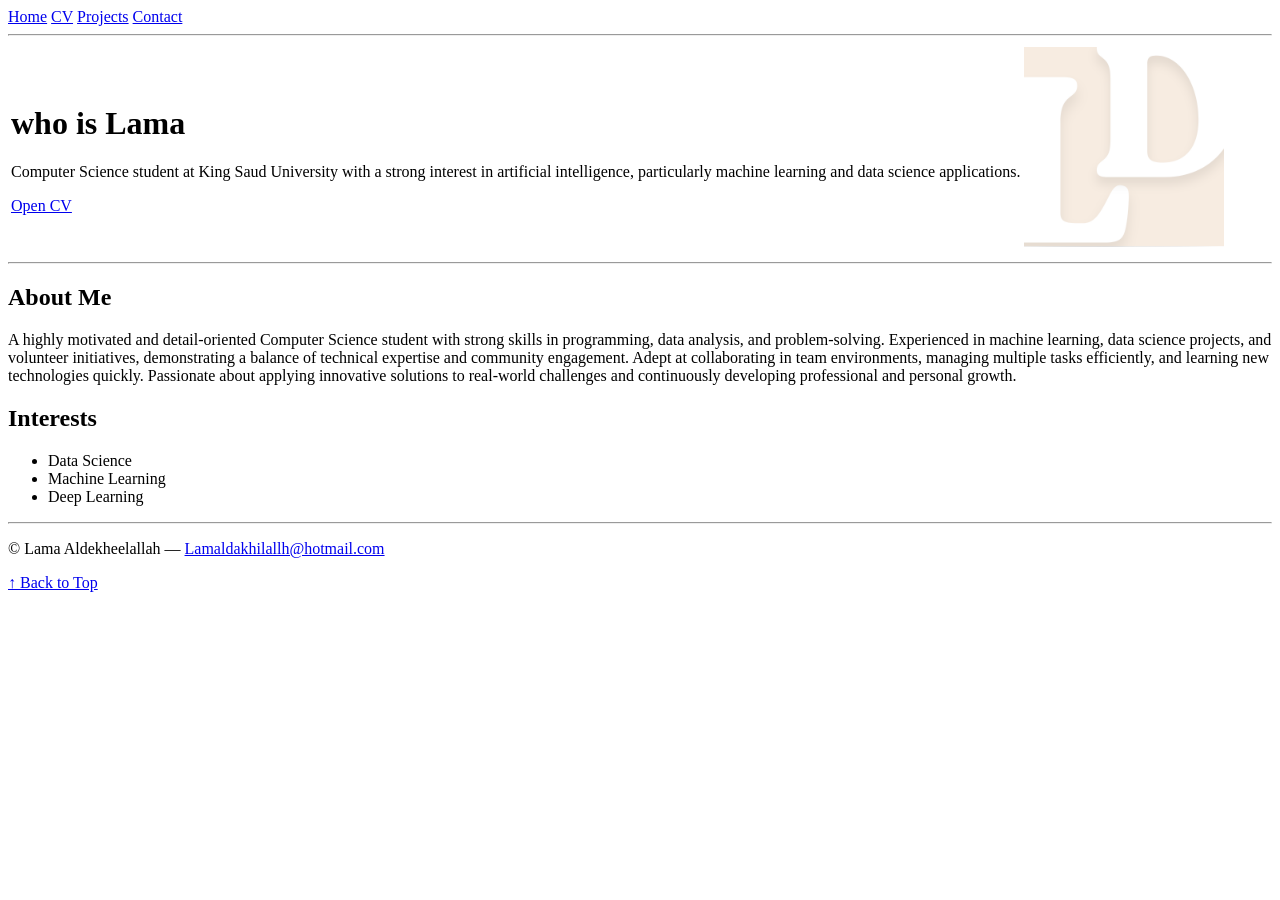
<file: index.html>
<!DOCTYPE html>
<html lang="en">
<head>
  <meta charset="UTF-8" />
  <meta name="viewport" content="width=device-width, initial-scale=1.0" />
  <title>Lama-Home</title>
</head>
<body id="top">
 <header role="banner">
  <nav role="navigation" aria-label="Main navigation">
    <a href="index.html">Home</a>
    <a href="cv.html">CV</a>
    <a href="projects.html">Projects</a>
    <a href="contact.html">Contact</a>
  </nav>

  <hr>
  <table>
    <tr>
      <td>
        <h1>who is Lama</h1>
        <p>Computer Science student at King Saud University with a strong interest in artificial intelligence, particularly machine learning and data science applications.</p>
        <a href="cv.html">Open CV</a>
      </td>
      <td>
        <img src="logo.jpg" alt="Lama logo" width="200" height="200" />
      </td>
   </tr>
 </table>
</header>
<hr>

  <main role="main">
    <h2>About Me</h2>
    <p>A highly motivated and detail-oriented Computer Science student with strong skills in programming, data analysis, and problem-solving. 
        Experienced in machine learning, data science projects, and volunteer initiatives, demonstrating a balance of technical expertise and community engagement. 
        Adept at collaborating in team environments, managing multiple tasks efficiently, and learning new technologies quickly. Passionate about applying innovative 
        solutions to real-world challenges and continuously developing professional and personal growth.</p>

    <h2>Interests</h2>
    <ul>
      <li>Data Science</li>
      <li>Machine Learning</li>
      <li>Deep Learning</li>
    </ul>
  </main>

  <hr>

  <footer role="contentinfo">
    <p>© Lama Aldekheelallah — <a href="mailto:Lamaldakhilallh@hotmail.com">Lamaldakhilallh@hotmail.com</a></p>
    <p><a href="#top">↑ Back to Top</a></p>
  </footer>

</body>
</html>
</file>
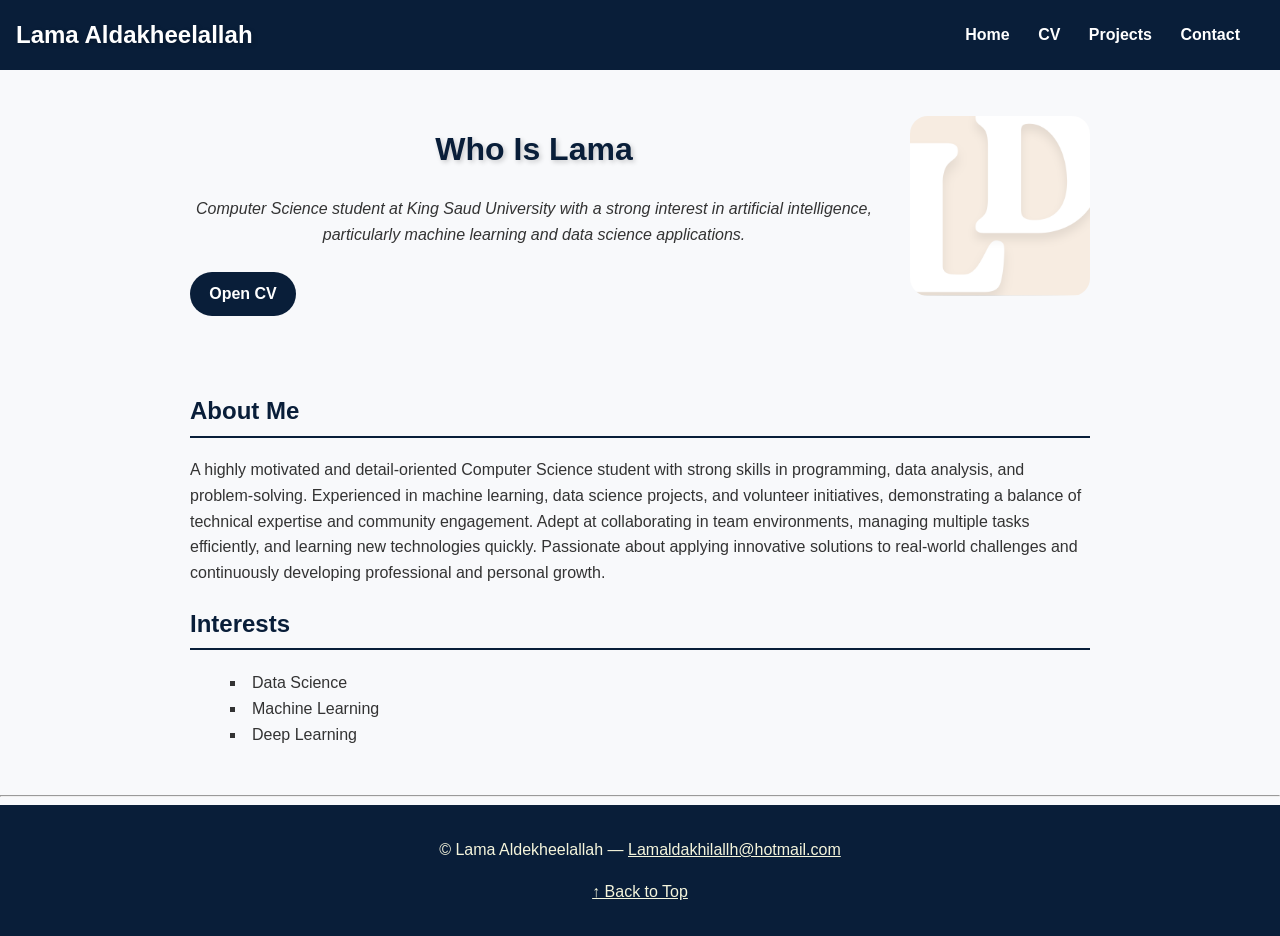
<file: hw3/index.html>
<!DOCTYPE html>
<html lang="en">
<head>
  <meta charset="UTF-8" />
  <meta name="viewport" content="width=device-width, initial-scale=1.0" />
  <title>Lama-Home</title>
  <link rel="stylesheet" href="styles.css">
</head>
<body id="top">

 <header role="banner">

  <h1 class="site-title">Lama Aldakheelallah</h1>

  <nav role="navigation" aria-label="Main navigation">
    <a href="index.html">Home</a>
    <a href="cv.html">CV</a>
    <a href="projects.html">Projects</a>
    <a href="contact.html">Contact</a>
  </nav>
</header>

  <div class="lama">
  <div class="lama-text">
    <h1>Who is Lama</h1>
    <p id="intro">Computer Science student at King Saud University with a strong interest in artificial intelligence, particularly machine learning and data science applications.</p>
    <a href="cv.html" class="btn">Open CV</a>
  </div>

  <div class="lama-image">
    <img src="logo.jpg" alt="Lama logo">
  </div>
</div>


  <main role="main">
    <h2>About Me</h2>
    <p>A highly motivated and detail-oriented Computer Science student with strong skills in programming, data analysis, and problem-solving. 
        Experienced in machine learning, data science projects, and volunteer initiatives, demonstrating a balance of technical expertise and community engagement. 
        Adept at collaborating in team environments, managing multiple tasks efficiently, and learning new technologies quickly. Passionate about applying innovative 
        solutions to real-world challenges and continuously developing professional and personal growth.</p>

    <h2>Interests</h2>
    <ul>
      <li>Data Science</li>
      <li>Machine Learning</li>
      <li>Deep Learning</li>
    </ul>
  </main>

  <hr>

  <footer role="contentinfo">
    <p>© Lama Aldekheelallah — <a href="mailto:Lamaldakhilallh@hotmail.com">Lamaldakhilallh@hotmail.com</a></p>
    <p><a href="#top">↑ Back to Top</a></p>
  </footer>

</body>
</html>
</file>
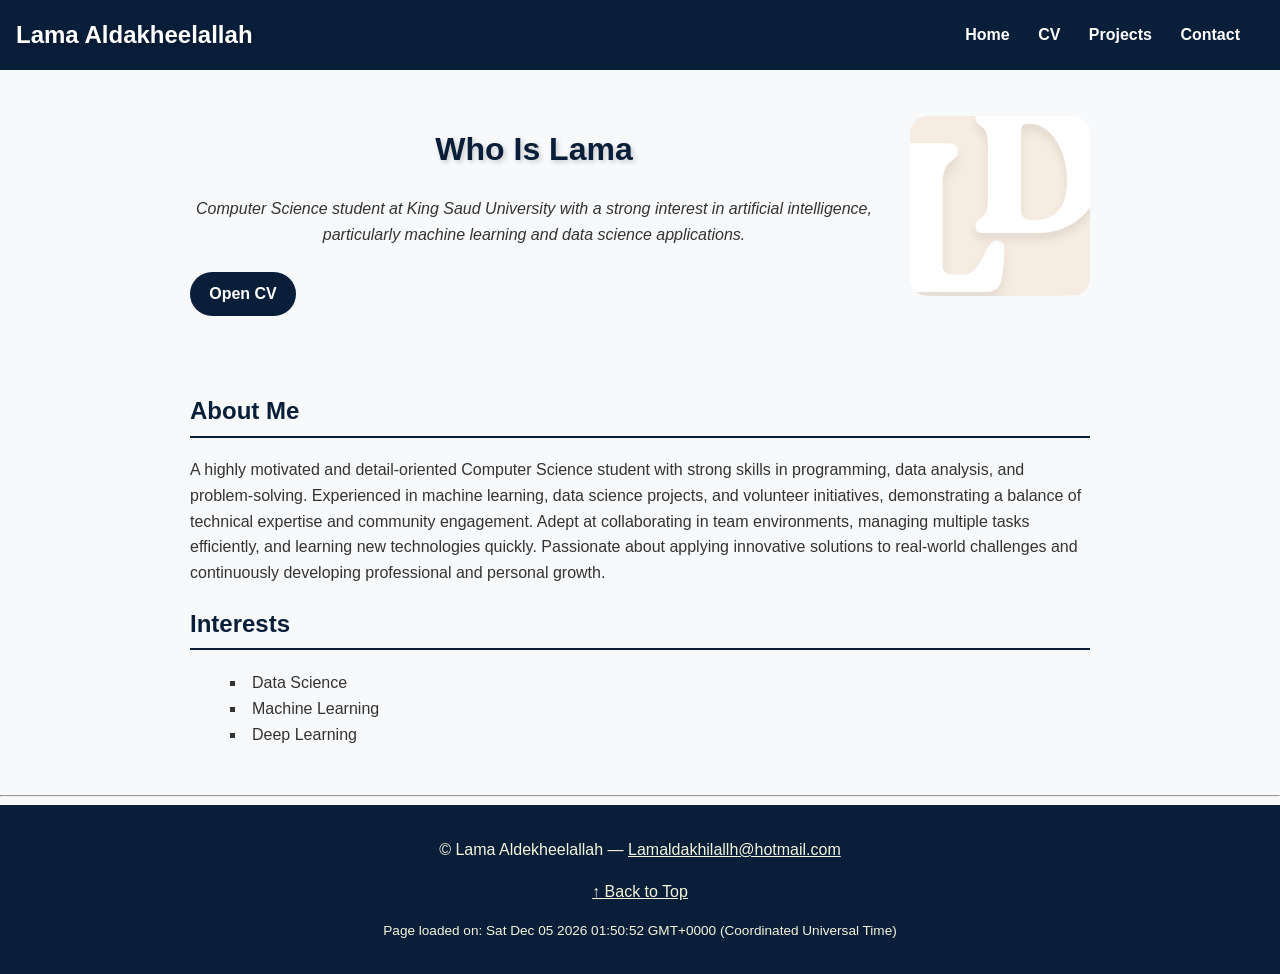
<file: hw4/index.html>
<!DOCTYPE html>
<html lang="en">
<head>
  <meta charset="UTF-8" />
  <meta name="viewport" content="width=device-width, initial-scale=1.0" />
  <title>Lama-Home</title>
  <link rel="stylesheet" href="styles.css">
</head>

<body id="page-home">

  <header role="banner">
    <h1 class="site-title">Lama Aldakheelallah</h1>
    <nav role="navigation" aria-label="Main navigation">
      <a href="index.html">Home</a>
      <a href="cv.html">CV</a>
      <a href="projects.html">Projects</a>
      <a href="contact.html">Contact</a>
    </nav>
  </header>

  <div class="lama">
    <div class="lama-text">
      <h1>Who is Lama</h1>
      <p id="intro">Computer Science student at King Saud University with a strong interest in artificial intelligence, particularly machine learning and data science applications.</p>
      <a href="cv.html" class="btn">Open CV</a>
    </div>
    <div class="lama-image">
      <img src="logo.jpg" alt="Lama logo">
    </div>
  </div>

  <main role="main">
    <h2>About Me</h2>
    <p>A highly motivated and detail-oriented Computer Science student with strong skills in programming, data analysis, and problem-solving. 
        Experienced in machine learning, data science projects, and volunteer initiatives, demonstrating a balance of technical expertise and community engagement. 
        Adept at collaborating in team environments, managing multiple tasks efficiently, and learning new technologies quickly. Passionate about applying innovative 
        solutions to real-world challenges and continuously developing professional and personal growth.</p>

    <h2>Interests</h2>
    <ul>
      <li>Data Science</li>
      <li>Machine Learning</li>
      <li>Deep Learning</li>
    </ul>
  </main>

  <hr>

  <footer role="contentinfo">
    <p>© Lama Aldekheelallah — <a href="mailto:Lamaldakhilallh@hotmail.com">Lamaldakhilallh@hotmail.com</a></p>
    <p><a href="#top">↑ Back to Top</a></p>
  </footer>

  <script src="scripts.js"></script>
</body>
</html>
</file>
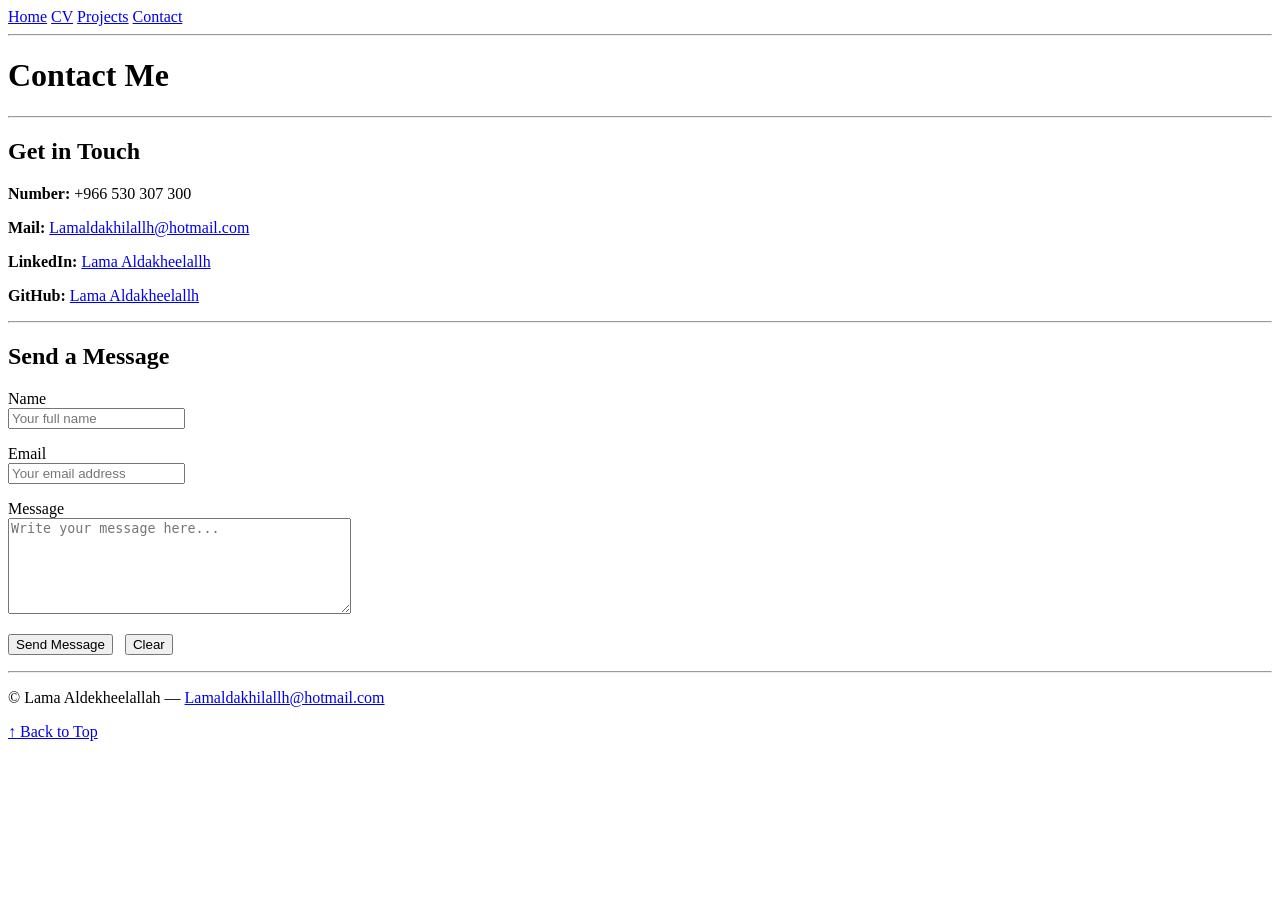
<file: contact.html>
<!DOCTYPE html>
<html lang="en">
<head>
  <meta charset="UTF-8" />
  <meta name="viewport" content="width=device-width, initial-scale=1.0" />
  <title>Lama-Contact</title>
</head>
<body id="top">
  <nav role="navigation" aria-label="Main navigation">
    <a href="index.html">Home</a>
    <a href="cv.html">CV</a>
    <a href="projects.html">Projects</a>
    <a href="contact.html">Contact</a>
  </nav>
  <hr>
  <h1>Contact Me</h1>
  <hr>
  <main role="main">
    <h2>Get in Touch</h2>
    <p><strong>Number:</strong> +966 530 307 300</p>
    <p><strong>Mail:</strong> <a href="mailto:Lamaldakhilallh@hotmail.com">Lamaldakhilallh@hotmail.com</a></p>
    <p><strong>LinkedIn:</strong> <a href="https://www.linkedin.com/in/lama-aldakheelallh" target="_blank">Lama Aldakheelallh</a></p>
    <p><strong>GitHub:</strong> <a href="https://github.com/Lama-Aldakheelallh" target="_blank">Lama Aldakheelallh</a></p>
    <hr>
    <h2>Send a Message</h2>
    <form
      action="mailto:Lamaldakhilallh@hotmail.com"
      method="post"
      enctype="text/plain"
    >
      <p>
        <label for="name">Name</label><br>
        <input type="text" id="name" name="name" placeholder="Your full name" required />
      </p>
      <p>
        <label for="email">Email</label><br>
        <input type="email" id="email" name="email" placeholder="Your email address" required />
      </p>
      <p>
        <label for="message">Message</label><br>
        <textarea id="message" name="message" rows="6" cols="40" placeholder="Write your message here..." required></textarea>
      </p>
      <p>
        <input type="submit" value="Send Message" />
        &nbsp;
        <input type="reset" value="Clear" />
      </p>
    </form>
  </main>
  <hr>
  <footer role="contentinfo">
    <p>© Lama Aldekheelallah — <a href="mailto:Lamaldakhilallh@hotmail.com">Lamaldakhilallh@hotmail.com</a></p>
    <p><a href="#top">↑ Back to Top</a></p>
  </footer>
</body>
</html>
</file>
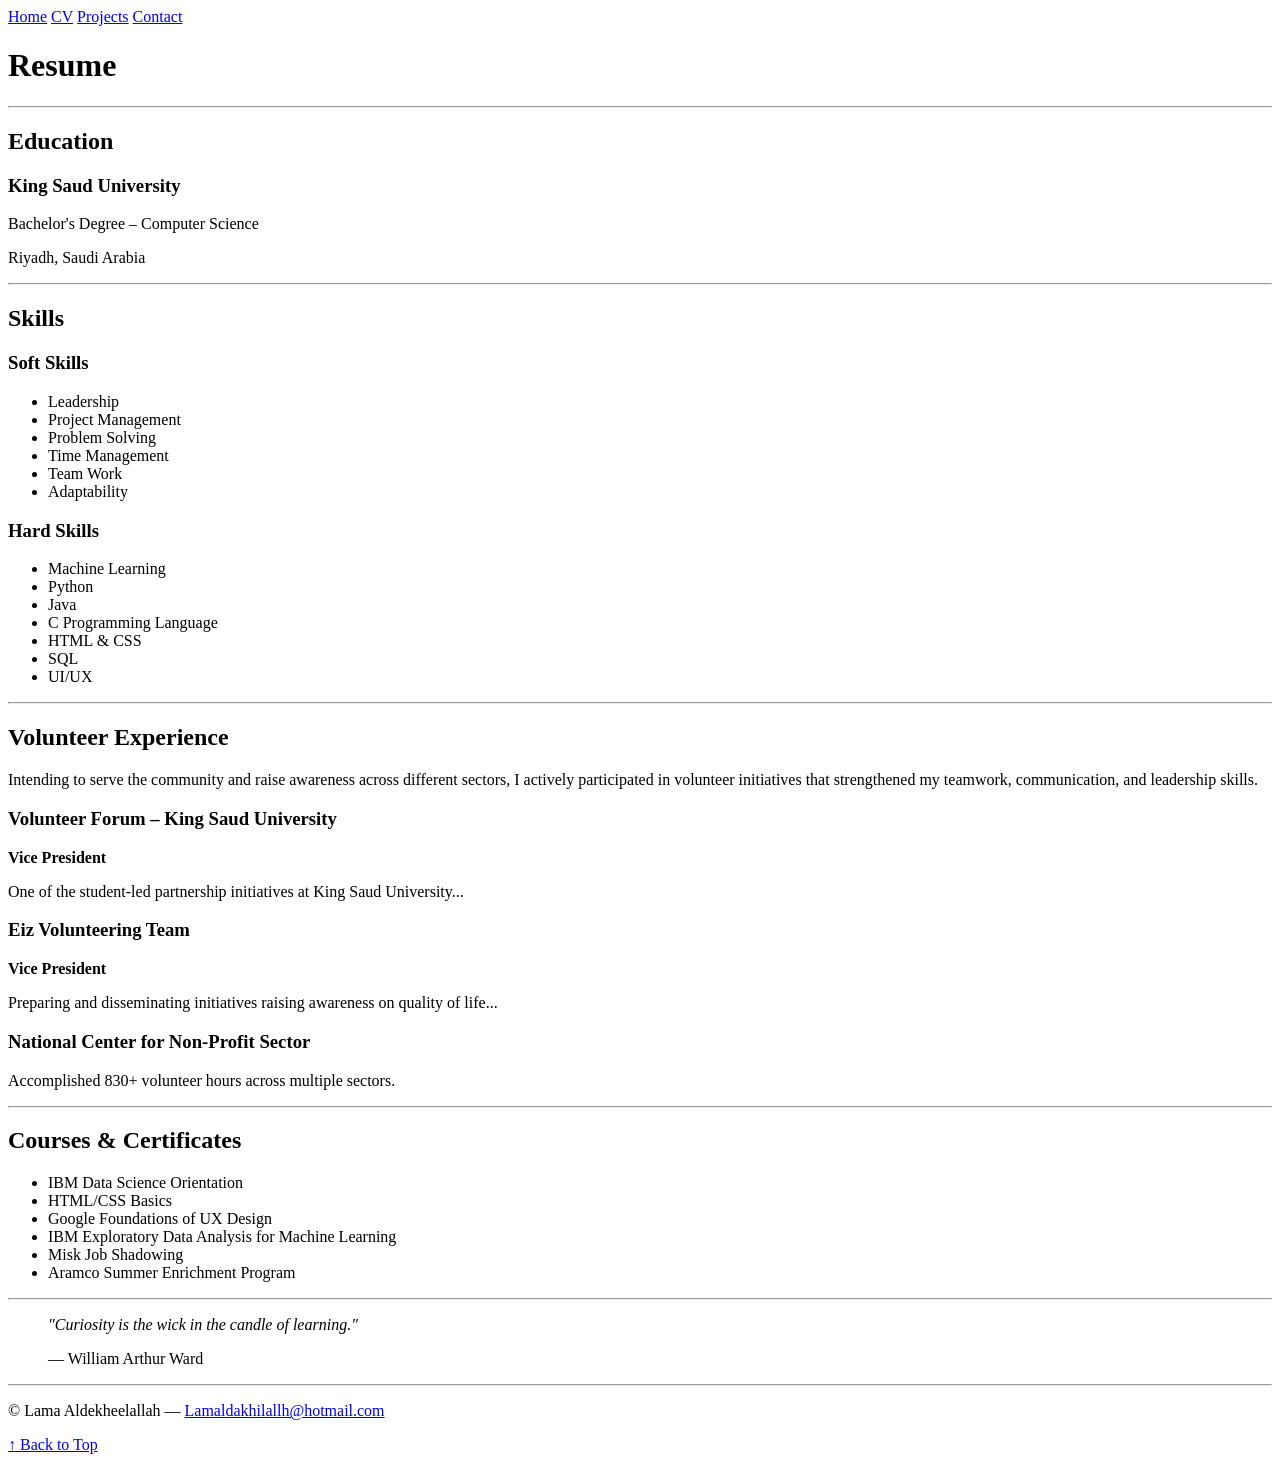
<file: cv.html>
<!DOCTYPE html>
<html lang="en">
<head>
  <meta charset="UTF-8" />
  <meta name="viewport" content="width=device-width, initial-scale=1.0" />
  <title>Lama-CV</title>
  
</head>
<body id="top">

  <nav role="navigation" aria-label="Main navigation">
    <a href="index.html">Home</a>
    <a href="cv.html">CV</a>
    <a href="projects.html">Projects</a>
    <a href="contact.html">Contact</a>
  </nav>

    <h1>Resume</h1>

  <hr>

  <main role="main">

    <article>
      <section>
        <h2>Education</h2>
        <h3>King Saud University</h3>
        <p>Bachelor's Degree – Computer Science</p>
        <p>Riyadh, Saudi Arabia</p>
      </section>
    </article>
    <hr>

    <article>
      <section>
        <h2>Skills</h2>
        <h3>Soft Skills</h3>
        <ul>
          <li>Leadership</li>
          <li>Project Management</li>
          <li>Problem Solving</li>
          <li>Time Management</li>
          <li>Team Work</li>
          <li>Adaptability</li>
        </ul>
      </section>
      <section>
        <h3>Hard Skills</h3>
        <ul>
          <li>Machine Learning</li>
          <li>Python</li>
          <li>Java</li>
          <li>C Programming Language</li>
          <li>HTML &amp; CSS</li>
          <li>SQL</li>
          <li>UI/UX</li>
        </ul>
      </section>
    </article>
    <hr>

    <article>
      <section>
        <h2>Volunteer Experience</h2>
        <p>Intending to serve the community and raise awareness across different sectors, I actively participated in volunteer initiatives that strengthened my teamwork, communication, and leadership skills.</p>
      </section>
      <section>
        <h3>Volunteer Forum – King Saud University</h3>
        <p><strong>Vice President</strong></p>
        <p>One of the student-led partnership initiatives at King Saud University...</p>
      </section>
      <section>
        <h3>Eiz Volunteering Team</h3>
        <p><strong>Vice President</strong></p>
        <p>Preparing and disseminating initiatives raising awareness on quality of life...</p>
      </section>
      <section>
        <h3>National Center for Non-Profit Sector</h3>
        <p>Accomplished 830+ volunteer hours across multiple sectors.</p>
      </section>
    </article>
    <hr>

    <article>
      <section>
        <h2>Courses &amp; Certificates</h2>
        <ul>
          <li>IBM Data Science Orientation</li>
          <li>HTML/CSS Basics</li>
          <li>Google Foundations of UX Design</li>
          <li>IBM Exploratory Data Analysis for Machine Learning</li>
          <li>Misk Job Shadowing</li>
          <li>Aramco Summer Enrichment Program</li>
        </ul>
      </section>
    </article>
    <hr>

    <blockquote>
      <p><em>"Curiosity is the wick in the candle of learning."</em></p>
      <p>— William Arthur Ward</p>
    </blockquote>

</main>

  <hr>

  <footer role="contentinfo">
    <p>© Lama Aldekheelallah — <a href="mailto:Lamaldakhilallh@hotmail.com">Lamaldakhilallh@hotmail.com</a></p>
    <p><a href="#top">↑ Back to Top</a></p>
  </footer>

</body>
</html>
</file>
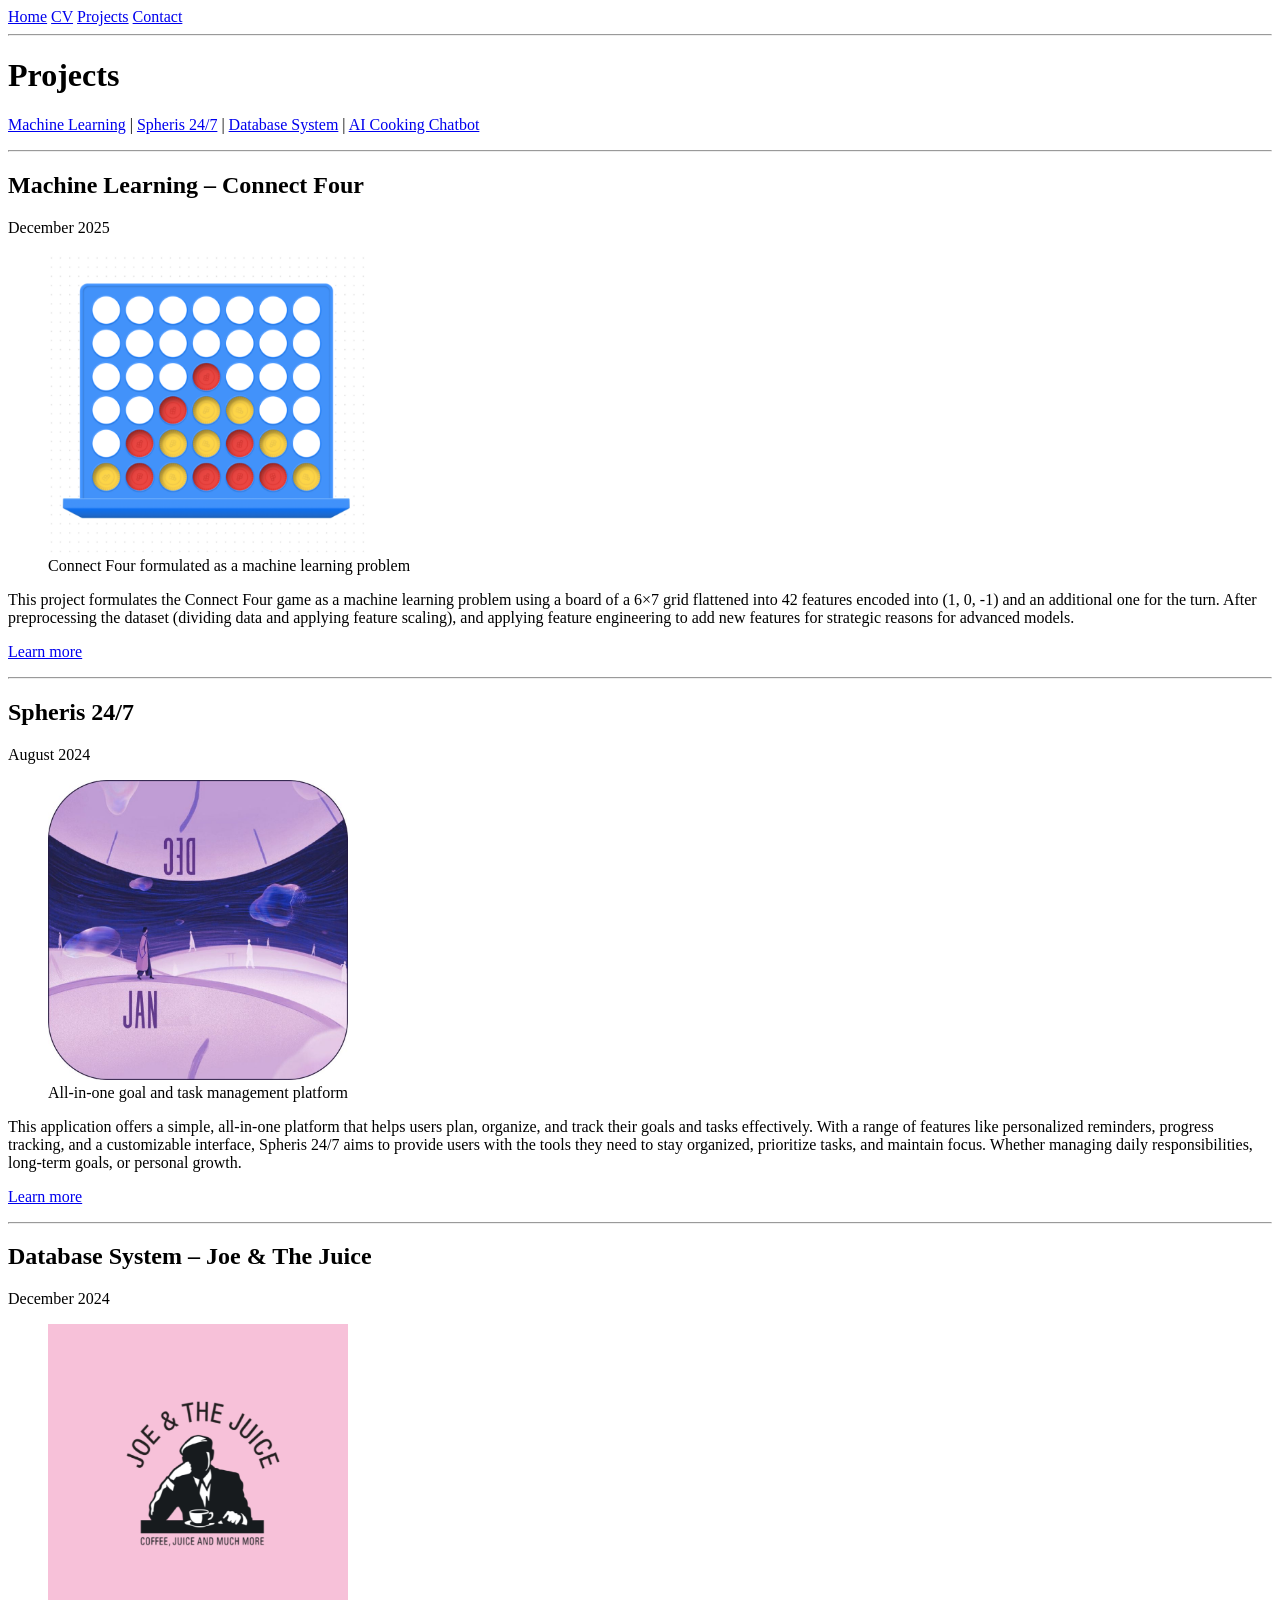
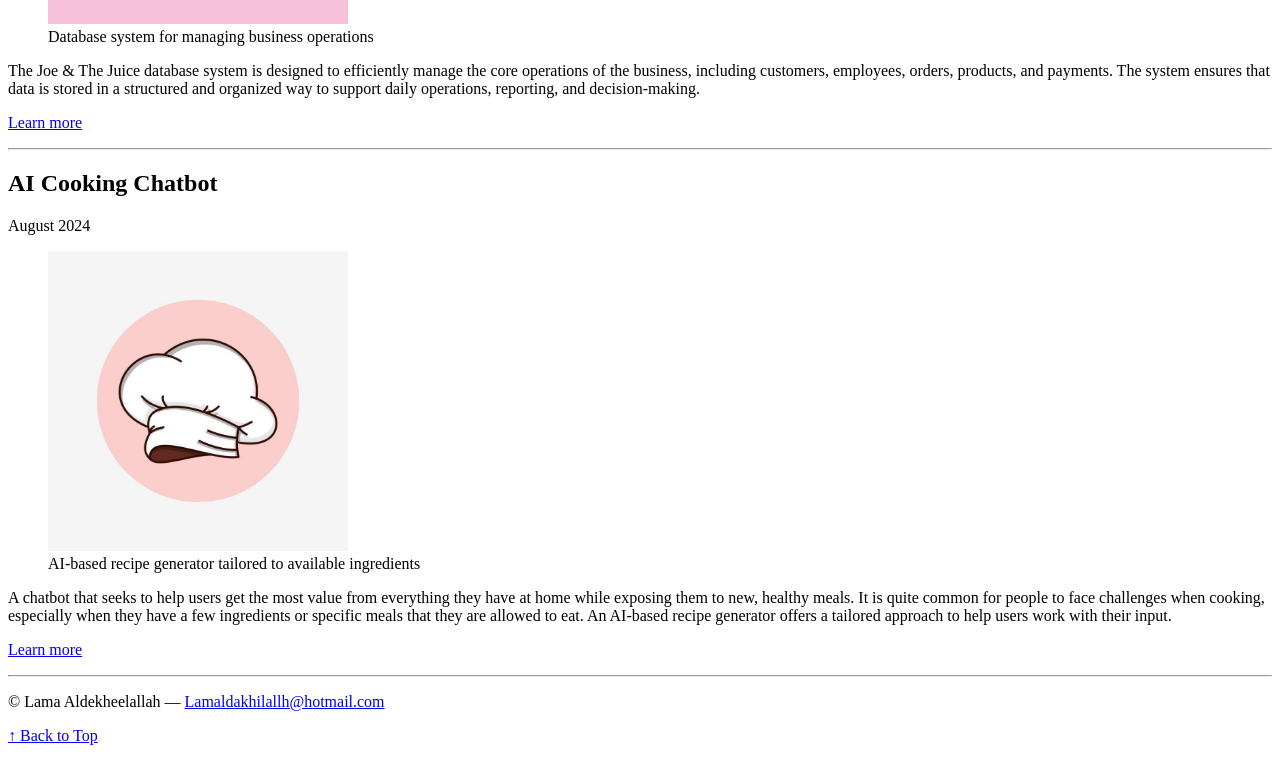
<file: projects.html>
<!DOCTYPE html>
<html lang="en">
<head>
  <meta charset="UTF-8" />
  <meta name="viewport" content="width=device-width, initial-scale=1.0" />
  <title>Lama-Projects</title>
</head>
<body id="top">

  <nav role="navigation" aria-label="Main navigation">
    <a href="index.html">Home</a>
    <a href="cv.html">CV</a>
    <a href="projects.html">Projects</a>
    <a href="contact.html">Contact</a>
  </nav>

  <hr>

  <h1>Projects</h1>

  <p>
    <a href="#ml">Machine Learning</a> |
    <a href="#spheris">Spheris 24/7</a> |
    <a href="#database">Database System</a> |
    <a href="#chatbot">AI Cooking Chatbot</a>
  </p>

  <hr>

  <main role="main">

    <article id="ml">
      <h2>Machine Learning – Connect Four</h2>
      <time datetime="2025-12">December 2025</time>
      <figure>
        <img src="ml.jpg" alt="Connect Four Machine Learning Project" width="320" height="300" />
        <figcaption>Connect Four formulated as a machine learning problem</figcaption>
      </figure>
      <p>This project formulates the Connect Four game as a machine learning problem using a board of a 6×7 grid flattened into 42 features encoded into (1, 0, -1) and an additional one for the turn. After preprocessing the dataset (dividing data and applying feature scaling), and applying feature engineering to add new features for strategic reasons for advanced models.</p>
      <p><a href="https://github.com/lamaldakheel/Machine-Learning-Project">Learn more</a></p>
    </article>

    <hr>

    <article id="spheris">
      <h2>Spheris 24/7</h2>
      <time datetime="2024-08">August 2024</time>
      <figure>
        <img src="spheris.jpg" alt="Spheris 24/7 productivity app" width="300" height="300" />
        <figcaption>All-in-one goal and task management platform</figcaption>
      </figure>
      <p>This application offers a simple, all-in-one platform that helps users plan, organize, and track their goals and tasks effectively. With a range of features like personalized reminders, progress tracking, and a customizable interface, Spheris 24/7 aims to provide users with the tools they need to stay organized, prioritize tasks, and maintain focus. Whether managing daily responsibilities, long-term goals, or personal growth.</p>
      <p><a href="https://github.com/lamaldakheel/Software-project">Learn more</a></p>
    </article>

    <hr>

    <article id="database">
      <h2>Database System – Joe &amp; The Juice</h2>
      <time datetime="2024-12">December 2024</time>

      <figure>
        <img src="database.jpg" alt="Joe and The Juice database system" width="300" height="300" />
        <figcaption>Database system for managing business operations</figcaption>
      </figure>
      <p>The Joe &amp; The Juice database system is designed to efficiently manage the core operations of the business, including customers, employees, orders, products, and payments. The system ensures that data is stored in a structured and organized way to support daily operations, reporting, and decision-making.</p>
      <p><a href="https://github.com/lamaldakheel/database_project">Learn more</a></p>
    </article>

    <hr>

    <article id="chatbot">
      <h2>AI Cooking Chatbot</h2>
      <time datetime="2024-08">August 2024</time>
      <figure>
        <img src="chatbot.jpg" alt="AI Cooking Chatbot" width="300" height="300" />
        <figcaption>AI-based recipe generator tailored to available ingredients</figcaption>
      </figure>
      <p>A chatbot that seeks to help users get the most value from everything they have at home while exposing them to new, healthy meals. It is quite common for people to face challenges when cooking, especially when they have a few ingredients or specific meals that they are allowed to eat. An AI-based recipe generator offers a tailored approach to help users work with their input.</p>
      <p><a href="https://github.com/lamaldakheel/Chatbot">Learn more</a></p>
    </article>

  </main>

  <hr>

  <footer role="contentinfo">
    <p>© Lama Aldekheelallah — <a href="mailto:Lamaldakhilallh@hotmail.com">Lamaldakhilallh@hotmail.com</a></p>
    <p><a href="#top">↑ Back to Top</a></p>
  </footer>

</body>
</html>
</file>
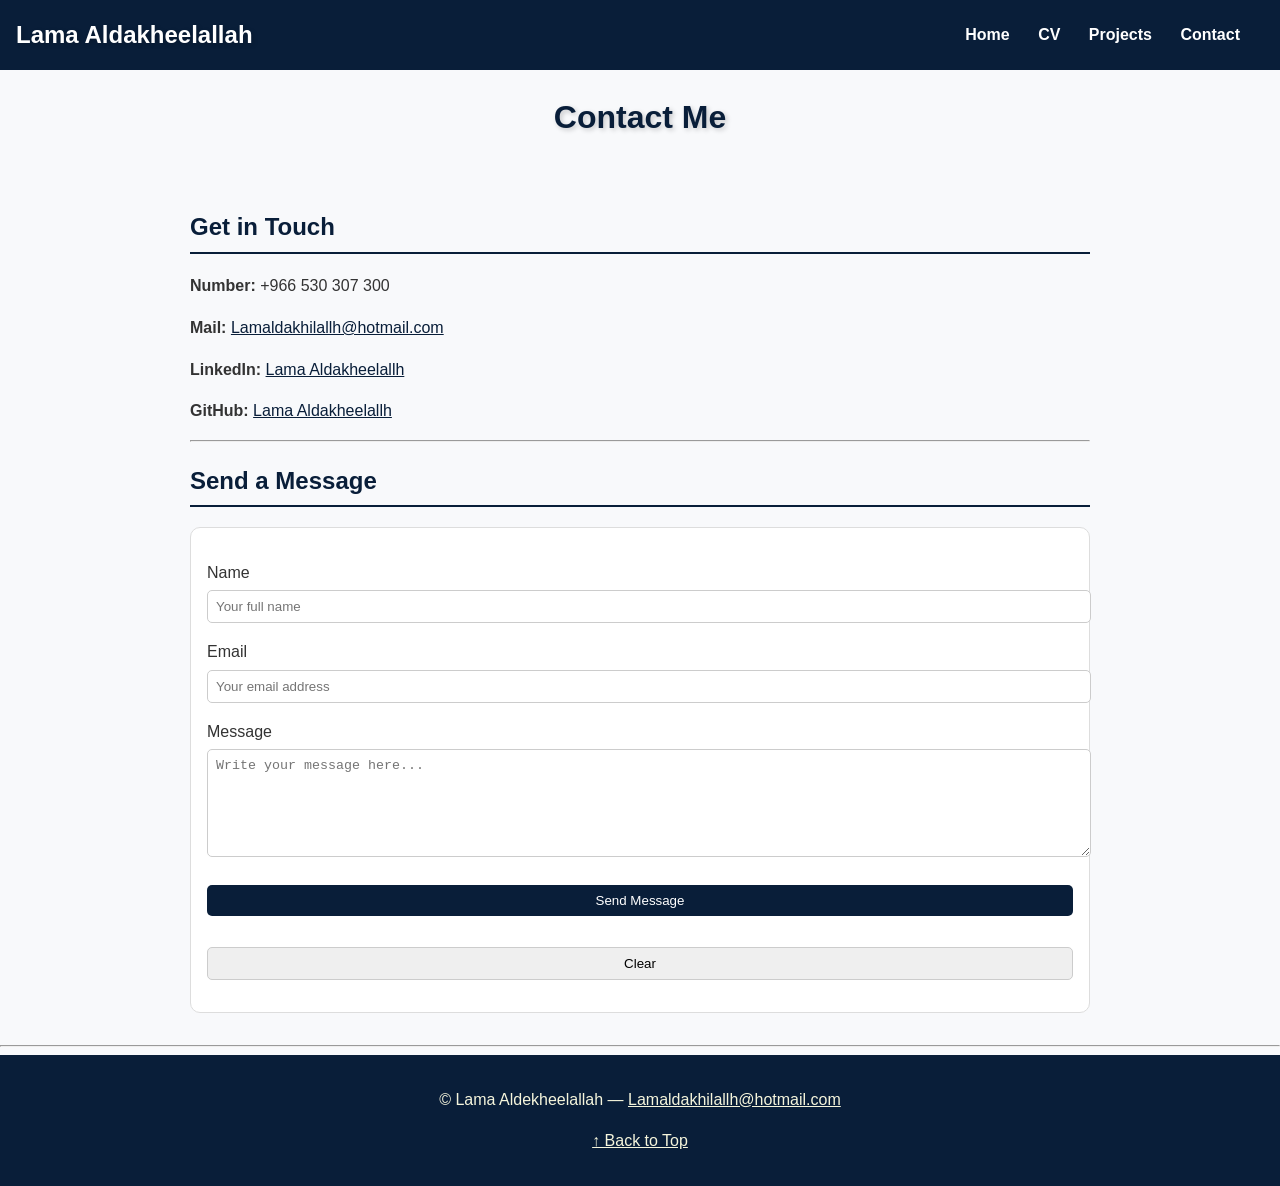
<file: hw3/contact.html>
<!DOCTYPE html>
<html lang="en">
<head>
  <meta charset="UTF-8" />
  <meta name="viewport" content="width=device-width, initial-scale=1.0" />
  <title>Lama-Contact</title>
  <link rel="stylesheet" href="styles.css">
</head>
<body id="top">
 <header role="banner">

  <h1 class="site-title">Lama Aldakheelallah</h1>

  <nav role="navigation" aria-label="Main navigation">
    <a href="index.html">Home</a>
    <a href="cv.html">CV</a>
    <a href="projects.html">Projects</a>
    <a href="contact.html">Contact</a>
  </nav>
</header>

  
  <h1>Contact Me</h1>
  
  <main role="main">
    <h2>Get in Touch</h2>
    <p><strong>Number:</strong> +966 530 307 300</p>
    <p><strong>Mail:</strong> <a href="mailto:Lamaldakhilallh@hotmail.com">Lamaldakhilallh@hotmail.com</a></p>
    <p><strong>LinkedIn:</strong> <a href="https://www.linkedin.com/in/lama-aldakheelallh" target="_blank">Lama Aldakheelallh</a></p>
    <p><strong>GitHub:</strong> <a href="https://github.com/Lama-Aldakheelallh" target="_blank">Lama Aldakheelallh</a></p>
    <hr>
    <h2>Send a Message</h2>
    <form
      action="mailto:Lamaldakhilallh@hotmail.com"
      method="post"
      enctype="text/plain"
    >
      <p>
        <label for="name">Name</label><br>
        <input type="text" id="name" name="name" placeholder="Your full name" required />
      </p>
      <p>
        <label for="email">Email</label><br>
        <input type="email" id="email" name="email" placeholder="Your email address" required />
      </p>
      <p>
        <label for="message">Message</label><br>
        <textarea id="message" name="message" rows="6" cols="40" placeholder="Write your message here..." required></textarea>
      </p>
      <p>
        <input type="submit" value="Send Message" />
        &nbsp;
        <input type="reset" value="Clear" />
      </p>
    </form>
  </main>
  <hr>
  <footer role="contentinfo">
    <p>© Lama Aldekheelallah — <a href="mailto:Lamaldakhilallh@hotmail.com">Lamaldakhilallh@hotmail.com</a></p>
    <p><a href="#top">↑ Back to Top</a></p>
  </footer>
</body>
</html>
</file>
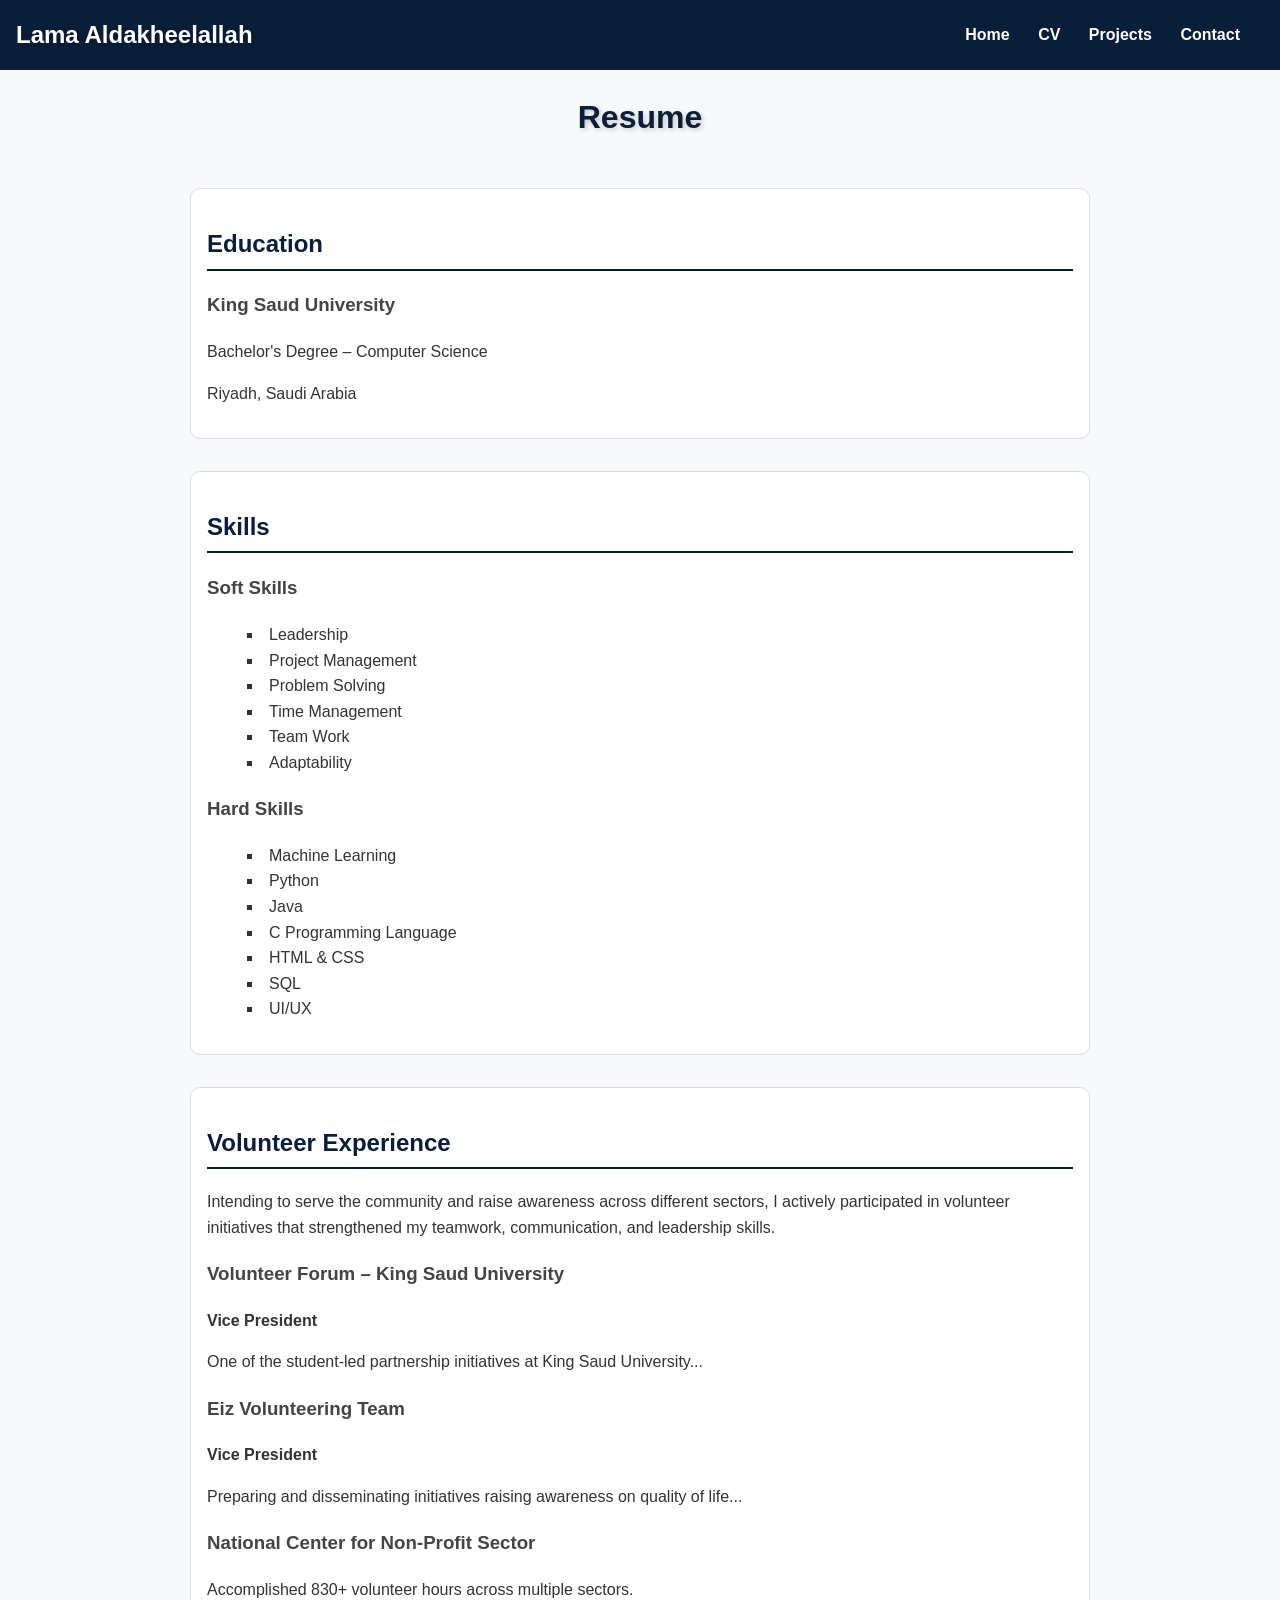
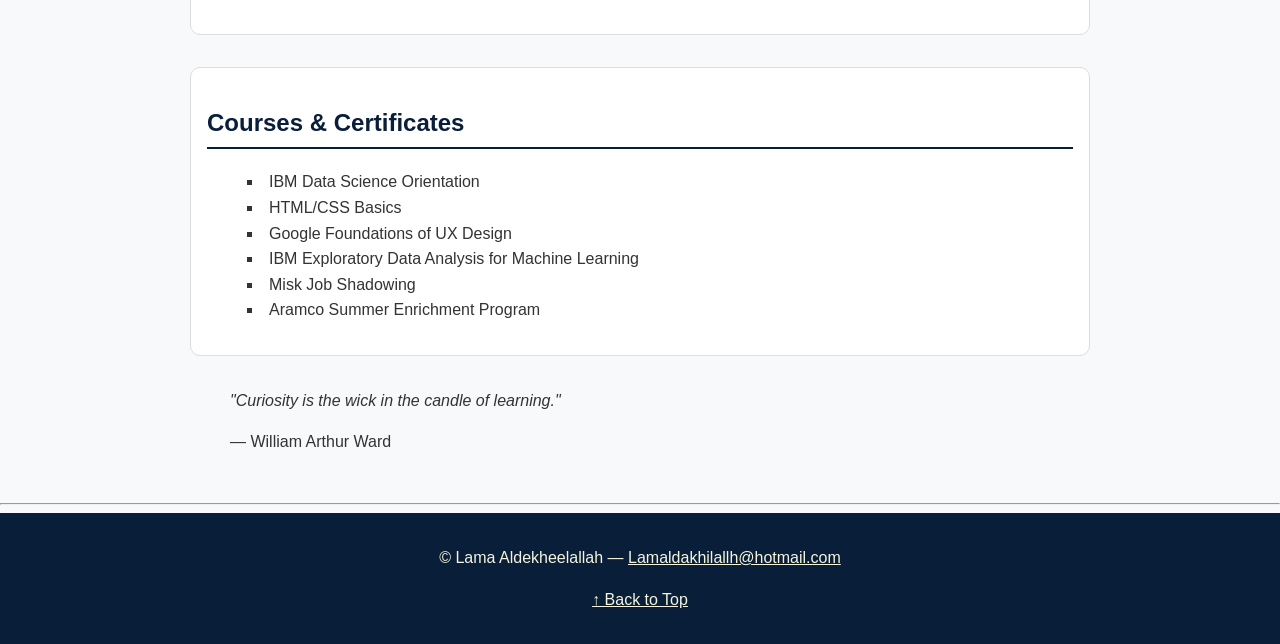
<file: hw3/cv.html>
<!DOCTYPE html>
<html lang="en">
<head>
  <meta charset="UTF-8" />
  <meta name="viewport" content="width=device-width, initial-scale=1.0" />
  <title>Lama-CV</title>
  <link rel="stylesheet" href="styles.css">
</head>
<body id="top">
<header role="banner">

  <h1 class="site-title">Lama Aldakheelallah</h1>

  <nav role="navigation" aria-label="Main navigation">
    <a href="index.html">Home</a>
    <a href="cv.html">CV</a>
    <a href="projects.html">Projects</a>
    <a href="contact.html">Contact</a>
  </nav>
</header>

    <h1>Resume</h1>


  <main role="main">

    <article>
      <section>
        <h2>Education</h2>
        <h3>King Saud University</h3>
        <p>Bachelor's Degree – Computer Science</p>
        <p>Riyadh, Saudi Arabia</p>
      </section>
    </article>

    <article>
      <section>
        <h2>Skills</h2>
        <h3>Soft Skills</h3>
        <ul>
          <li>Leadership</li>
          <li>Project Management</li>
          <li>Problem Solving</li>
          <li>Time Management</li>
          <li>Team Work</li>
          <li>Adaptability</li>
        </ul>
      </section>
      <section>
        <h3>Hard Skills</h3>
        <ul>
          <li>Machine Learning</li>
          <li>Python</li>
          <li>Java</li>
          <li>C Programming Language</li>
          <li>HTML &amp; CSS</li>
          <li>SQL</li>
          <li>UI/UX</li>
        </ul>
      </section>
    </article>

    <article>
      <section>
        <h2>Volunteer Experience</h2>
        <p>Intending to serve the community and raise awareness across different sectors, I actively participated in volunteer initiatives that strengthened my teamwork, communication, and leadership skills.</p>
      </section>
      <section>
        <h3>Volunteer Forum – King Saud University</h3>
        <p><strong>Vice President</strong></p>
        <p>One of the student-led partnership initiatives at King Saud University...</p>
      </section>
      <section>
        <h3>Eiz Volunteering Team</h3>
        <p><strong>Vice President</strong></p>
        <p>Preparing and disseminating initiatives raising awareness on quality of life...</p>
      </section>
      <section>
        <h3>National Center for Non-Profit Sector</h3>
        <p>Accomplished 830+ volunteer hours across multiple sectors.</p>
      </section>
    </article>

    <article>
      <section>
        <h2>Courses &amp; Certificates</h2>
        <ul>
          <li>IBM Data Science Orientation</li>
          <li>HTML/CSS Basics</li>
          <li>Google Foundations of UX Design</li>
          <li>IBM Exploratory Data Analysis for Machine Learning</li>
          <li>Misk Job Shadowing</li>
          <li>Aramco Summer Enrichment Program</li>
        </ul>
      </section>
    </article>

    <blockquote>
      <p><em>"Curiosity is the wick in the candle of learning."</em></p>
      <p>— William Arthur Ward</p>
    </blockquote>

</main>

  <hr>

  <footer role="contentinfo">
    <p>© Lama Aldekheelallah — <a href="mailto:Lamaldakhilallh@hotmail.com">Lamaldakhilallh@hotmail.com</a></p>
    <p><a href="#top">↑ Back to Top</a></p>
  </footer>

</body>
</html>
</file>
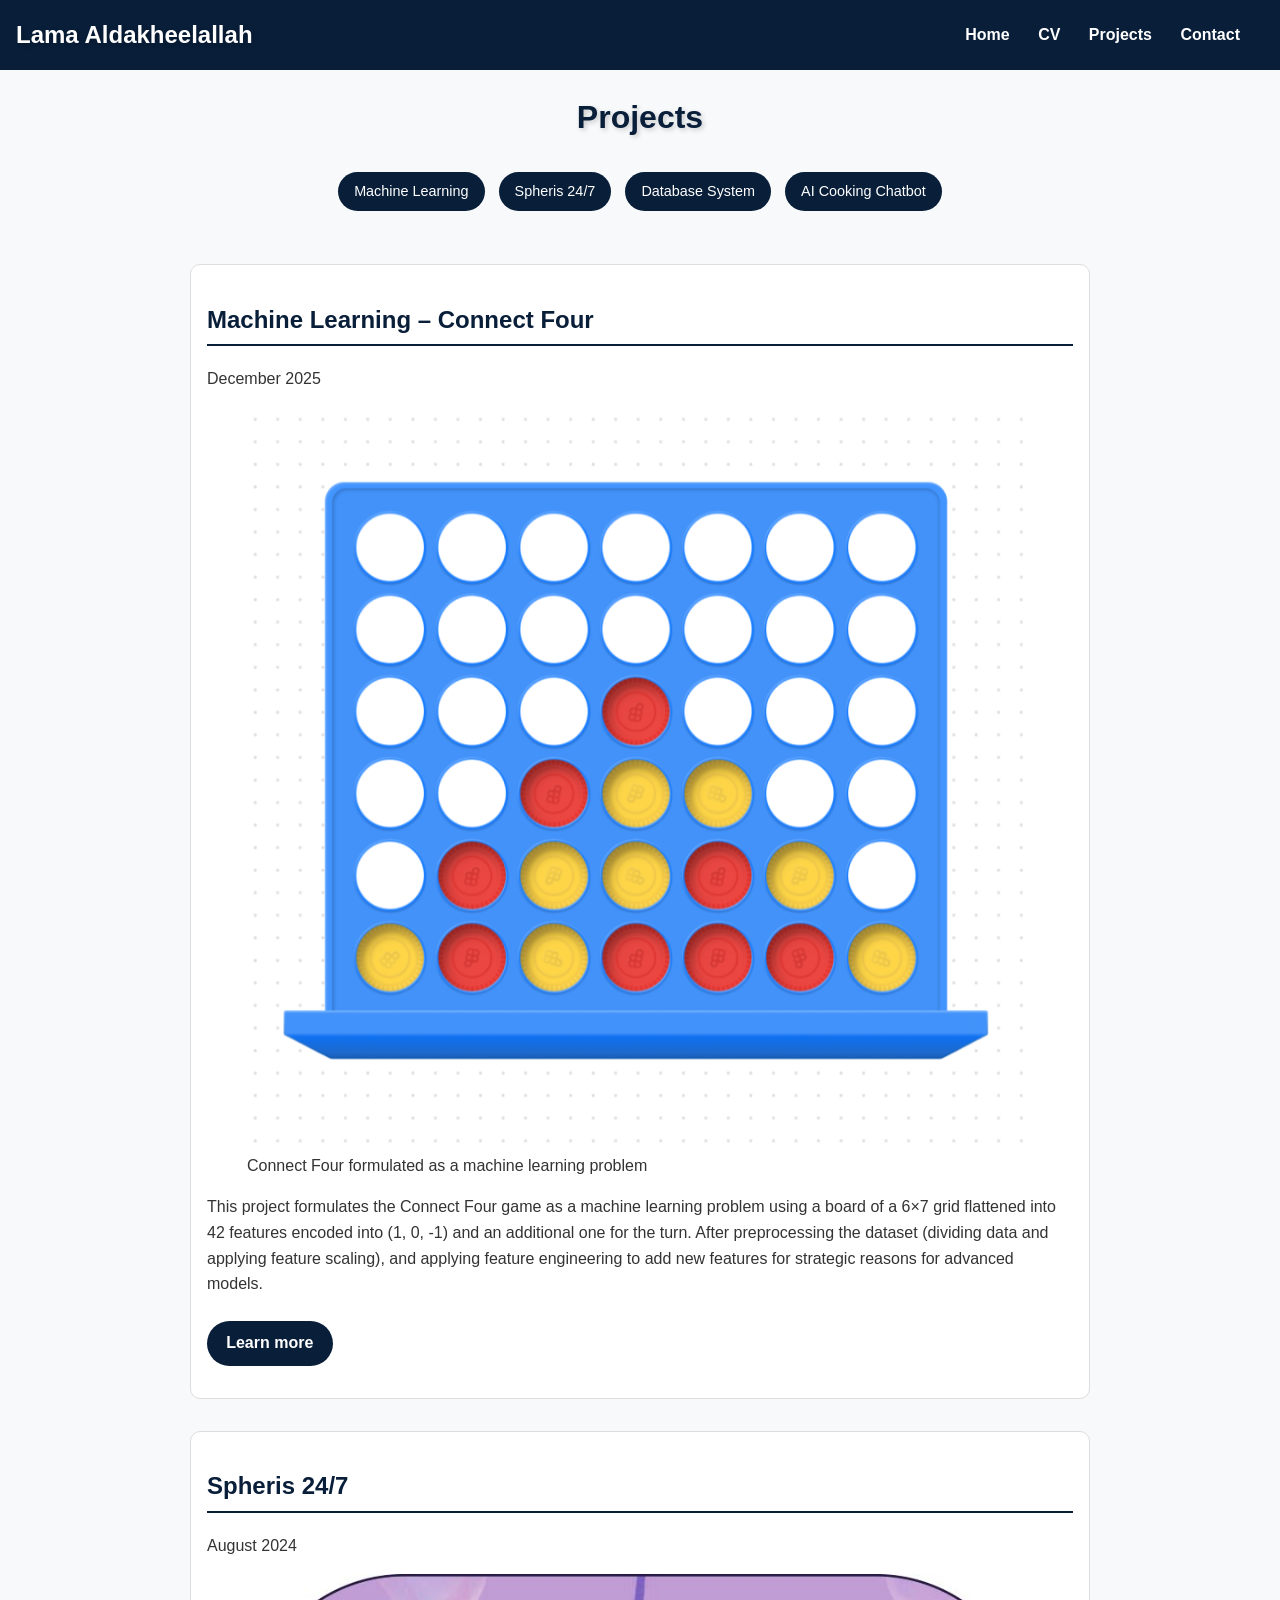
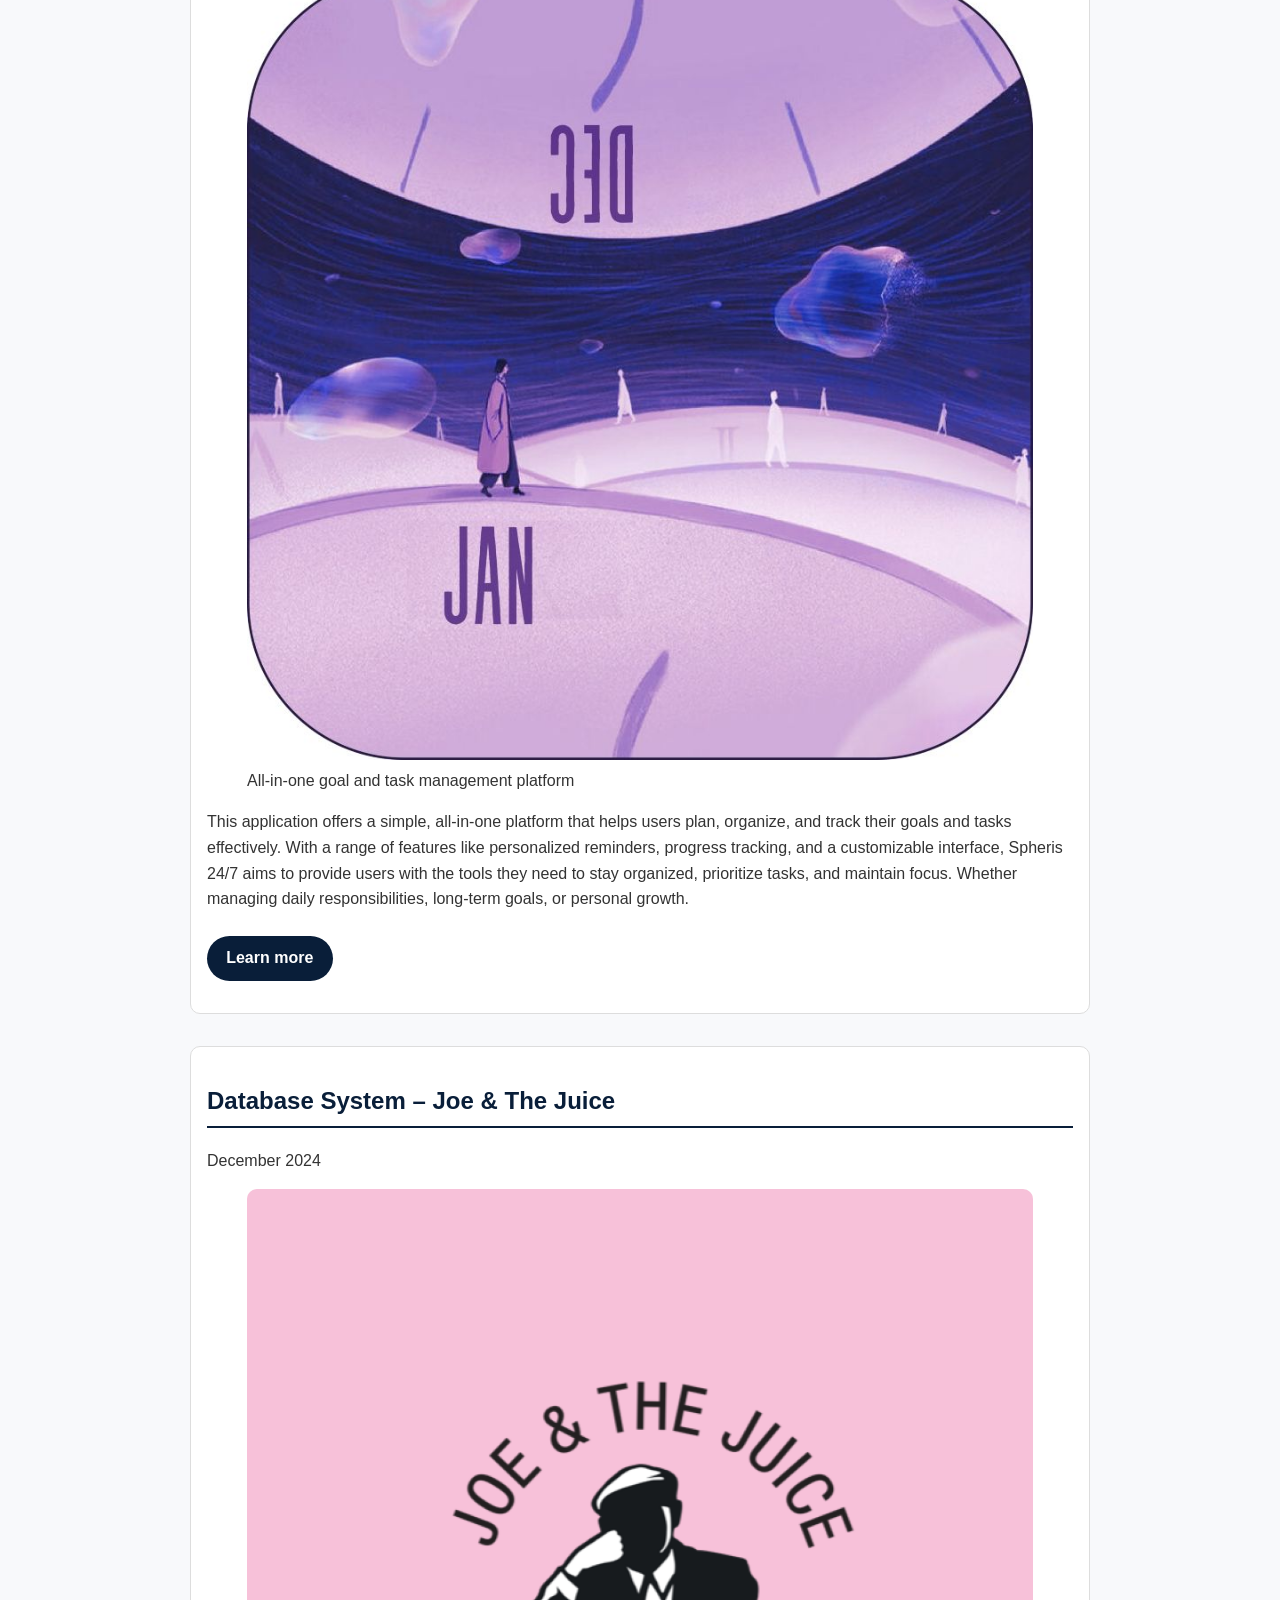
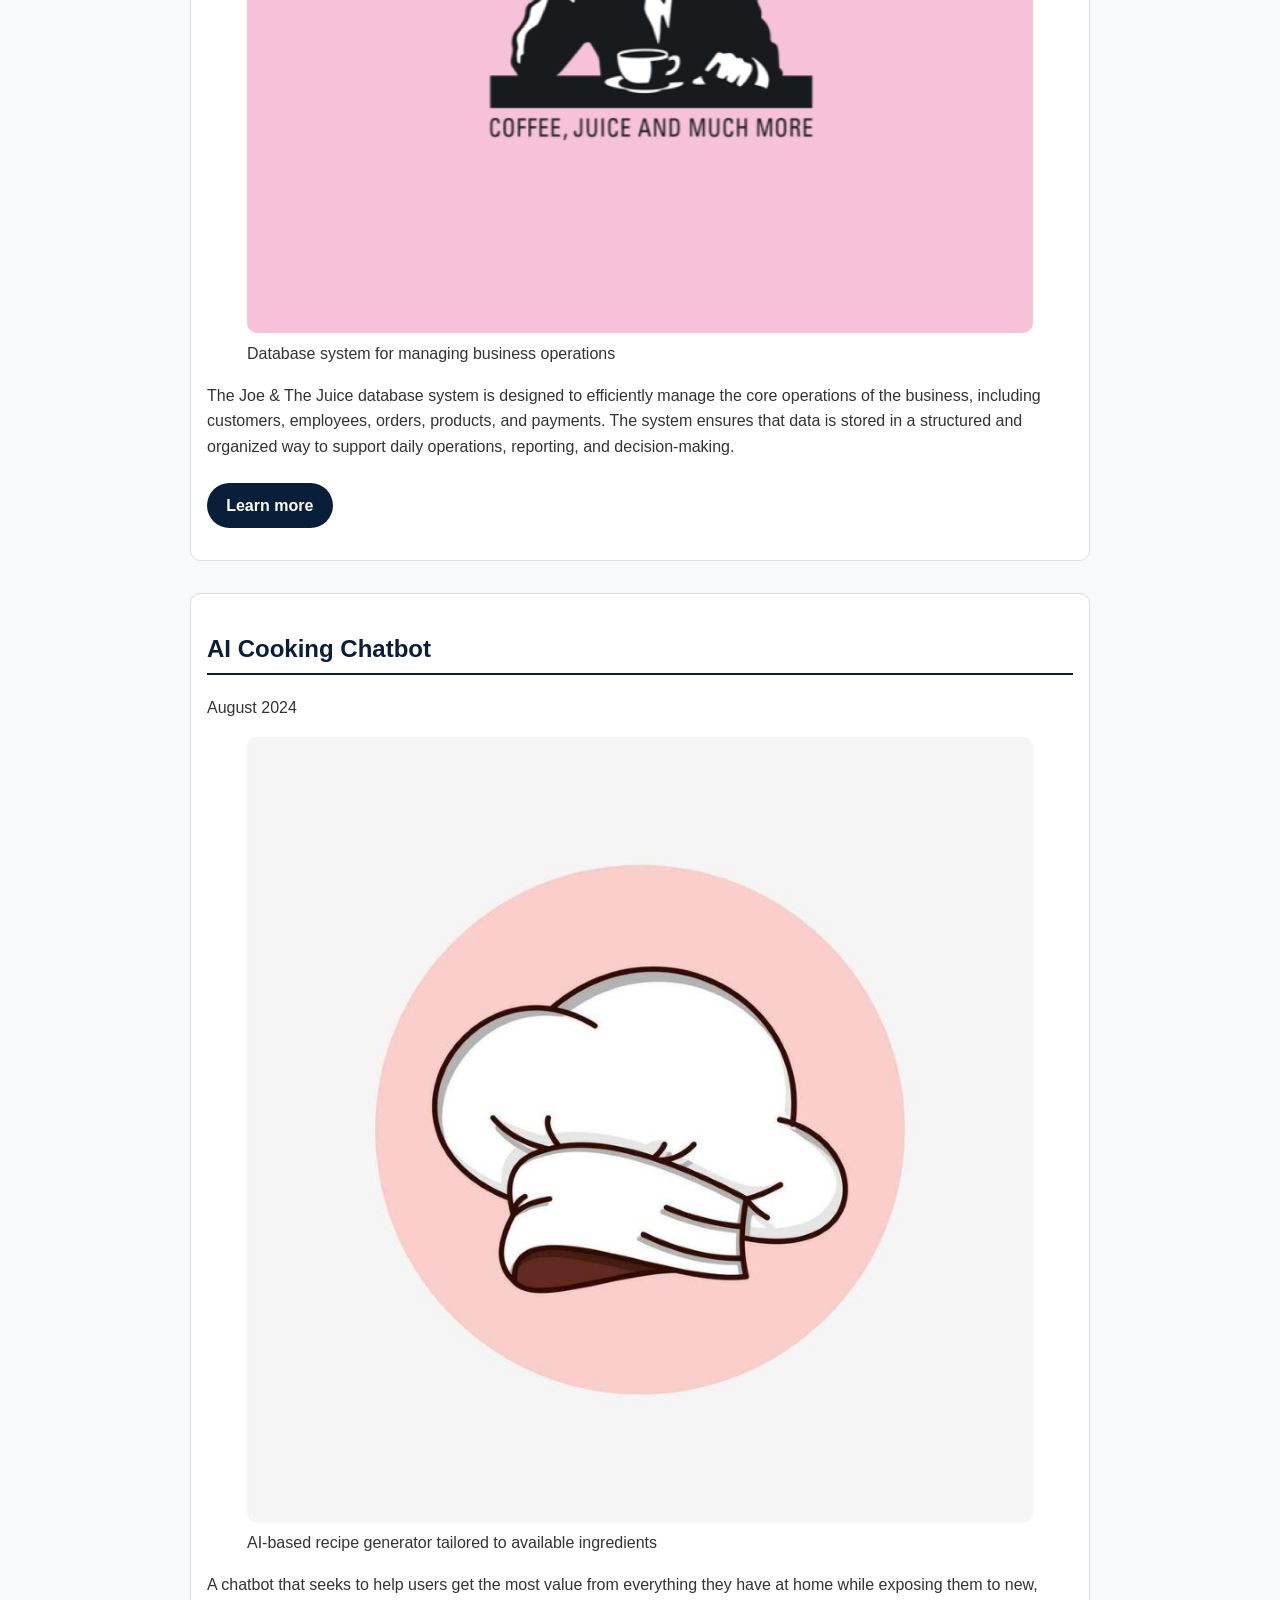
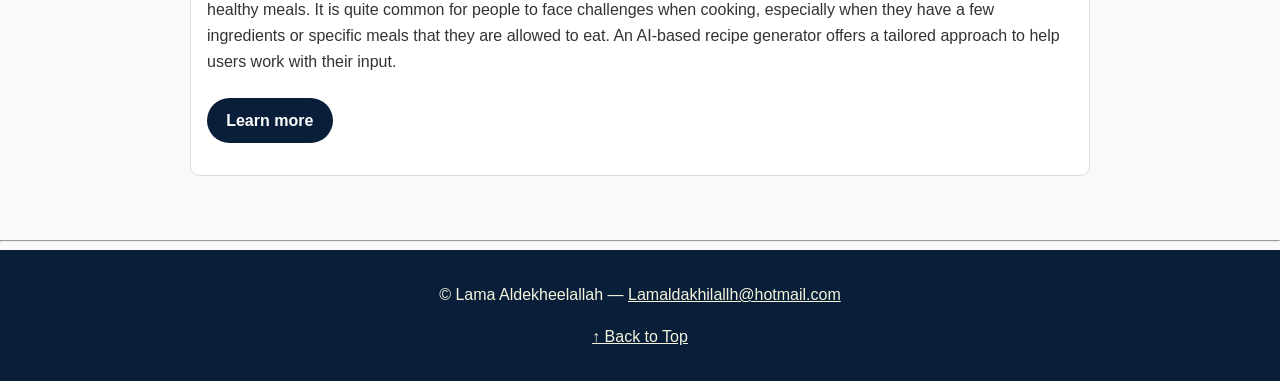
<file: hw3/projects.html>
<!DOCTYPE html>
<html lang="en">
<head>
  <meta charset="UTF-8" />
  <meta name="viewport" content="width=device-width, initial-scale=1.0" />
  <title>Lama-Projects</title>
  <link rel="stylesheet" href="styles.css">
</head>
<body id="top">

  <header role="banner">

  <h1 class="site-title">Lama Aldakheelallah</h1>

  <nav role="navigation" aria-label="Main navigation">
    <a href="index.html">Home</a>
    <a href="cv.html">CV</a>
    <a href="projects.html">Projects</a>
    <a href="contact.html">Contact</a>
  </nav>
</header>

  <h1>Projects</h1>


  <div class="project-nav">
    <a href="#ml">Machine Learning</a>
    <a href="#spheris">Spheris 24/7</a>
    <a href="#database">Database System</a>
    <a href="#chatbot">AI Cooking Chatbot</a>
  </div>

  

  <main role="main">

    <article id="ml">
      <h2>Machine Learning – Connect Four</h2>
      <time datetime="2025-12">December 2025</time>
      <figure>
        <img src="ml.jpg" alt="Connect Four Machine Learning Project" />
        <figcaption>Connect Four formulated as a machine learning problem</figcaption>
      </figure>
      <p>This project formulates the Connect Four game as a machine learning problem using a board of a 6×7 grid flattened into 42 features encoded into (1, 0, -1) and an additional one for the turn. After preprocessing the dataset (dividing data and applying feature scaling), and applying feature engineering to add new features for strategic reasons for advanced models.</p>
      <p><a href="https://github.com/lamaldakheel/Machine-Learning-Project"class="btn" target="_blank">Learn more</a></p>
    </article>

    <article id="spheris">
      <h2>Spheris 24/7</h2>
      <time datetime="2024-08">August 2024</time>
      <figure>
        <img src="spheris.jpg" alt="Spheris 24/7 productivity app" />
        <figcaption>All-in-one goal and task management platform</figcaption>
      </figure>
      <p>This application offers a simple, all-in-one platform that helps users plan, organize, and track their goals and tasks effectively. With a range of features like personalized reminders, progress tracking, and a customizable interface, Spheris 24/7 aims to provide users with the tools they need to stay organized, prioritize tasks, and maintain focus. Whether managing daily responsibilities, long-term goals, or personal growth.</p>
      <p><a href="https://github.com/lamaldakheel/Software-project"class="btn" target="_blank">Learn more</a></p>
    </article>


    <article id="database">
      <h2>Database System – Joe &amp; The Juice</h2>
      <time datetime="2024-12">December 2024</time>

      <figure>
        <img src="database.jpg" alt="Joe and The Juice database system" />
        <figcaption>Database system for managing business operations</figcaption>
      </figure>
      <p>The Joe &amp; The Juice database system is designed to efficiently manage the core operations of the business, including customers, employees, orders, products, and payments. The system ensures that data is stored in a structured and organized way to support daily operations, reporting, and decision-making.</p>
      <p><a href="https://github.com/lamaldakheel/database_project"class="btn" target="_blank">Learn more</a></p>
    </article>


    <article id="chatbot">
      <h2>AI Cooking Chatbot</h2>
      <time datetime="2024-08">August 2024</time>
      <figure>
        <img src="chatbot.jpg" alt="AI Cooking Chatbot" />
        <figcaption>AI-based recipe generator tailored to available ingredients</figcaption>
      </figure>
      <p>A chatbot that seeks to help users get the most value from everything they have at home while exposing them to new, healthy meals. It is quite common for people to face challenges when cooking, especially when they have a few ingredients or specific meals that they are allowed to eat. An AI-based recipe generator offers a tailored approach to help users work with their input.</p>
      <p><a href="https://github.com/lamaldakheel/Chatbot"class="btn" target="_blank">Learn more</a></p>
    </article>

  </main>

  <hr>

  <footer role="contentinfo">
    <p>© Lama Aldekheelallah — <a href="mailto:Lamaldakhilallh@hotmail.com">Lamaldakhilallh@hotmail.com</a></p>
    <p><a href="#top">↑ Back to Top</a></p>
  </footer>

</body>
</html>
</file>
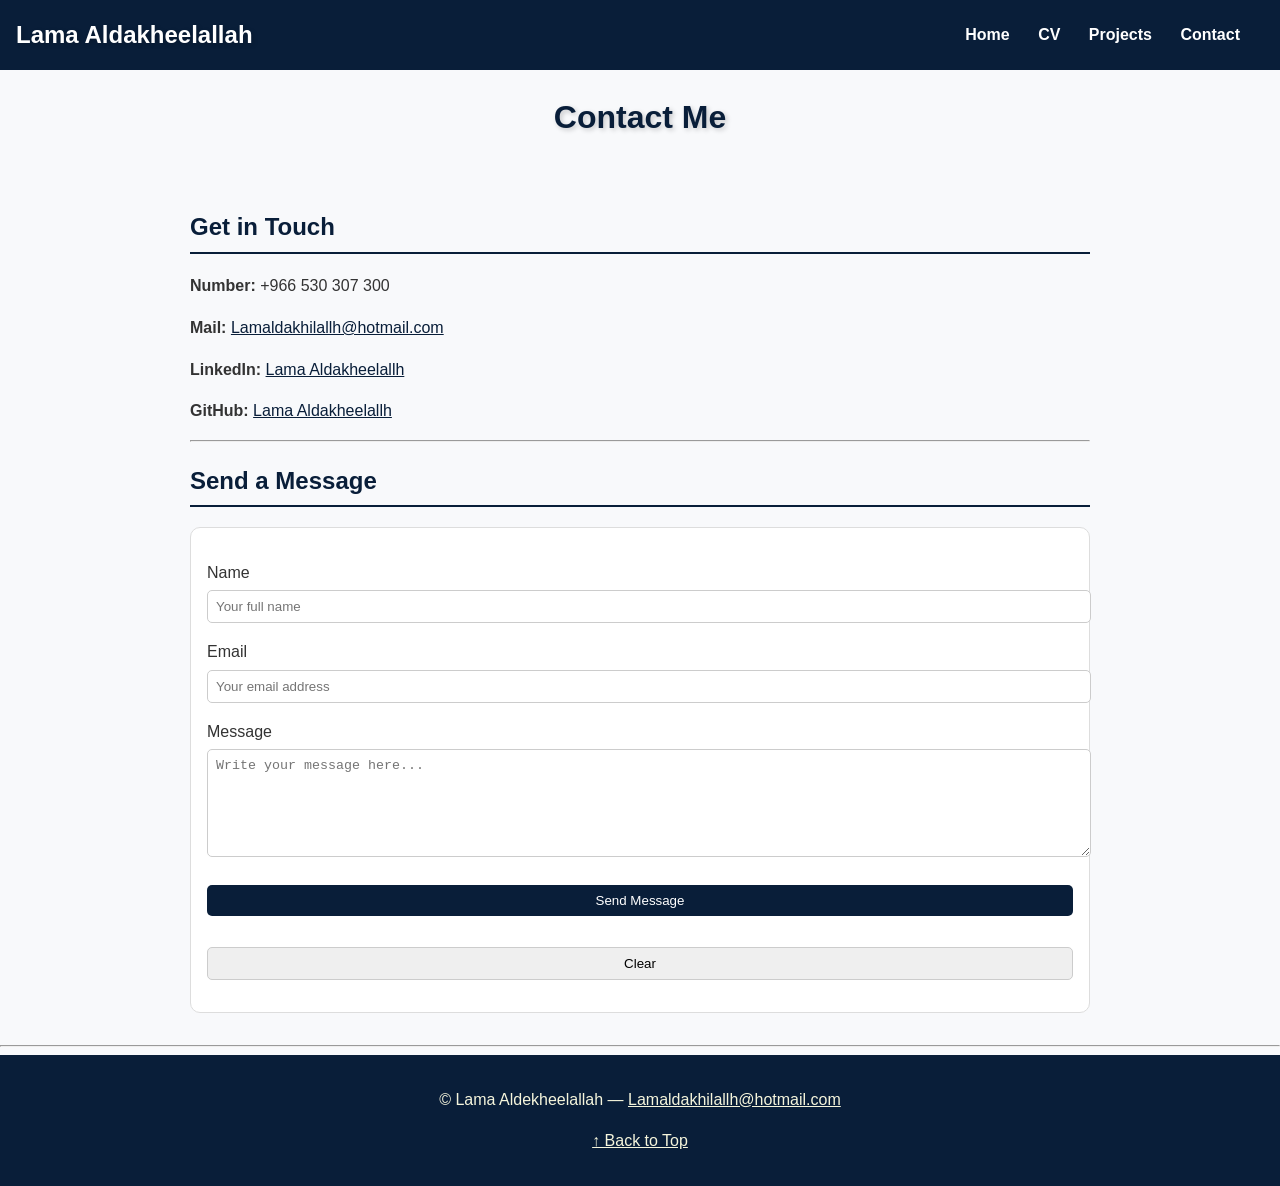
<file: hw4/contact.html>
<!DOCTYPE html>
<html lang="en">
<head>
  <meta charset="UTF-8" />
  <meta name="viewport" content="width=device-width, initial-scale=1.0" />
  <title>Lama-Contact</title>
  <link rel="stylesheet" href="styles.css">
</head>
<body id="top">

  <header role="banner">
    <h1 class="site-title">Lama Aldakheelallah</h1>
    <nav role="navigation" aria-label="Main navigation">
      <a href="index.html">Home</a>
      <a href="cv.html">CV</a>
      <a href="projects.html">Projects</a>
      <a href="contact.html">Contact</a>
    </nav>
  </header>

  <h1>Contact Me</h1>

  <main role="main">
    <h2>Get in Touch</h2>
    <p><strong>Number:</strong> +966 530 307 300</p>
    <p><strong>Mail:</strong> <a href="mailto:Lamaldakhilallh@hotmail.com">Lamaldakhilallh@hotmail.com</a></p>
    <p><strong>LinkedIn:</strong> <a href="https://www.linkedin.com/in/lama-aldakheelallh" target="_blank">Lama Aldakheelallh</a></p>
    <p><strong>GitHub:</strong> <a href="https://github.com/Lama-Aldakheelallh" target="_blank">Lama Aldakheelallh</a></p>
    <hr>
    <h2>Send a Message</h2>

  
    <form
      id="contact-form"
      action="mailto:Lamaldakhilallh@hotmail.com"
      method="post"
      enctype="text/plain"
    >
      <p>
        <label for="name">Name</label><br>
        <input type="text" id="name" name="name" placeholder="Your full name" required />
      </p>
      <p>
        <label for="email">Email</label><br>
        <input type="email" id="email" name="email" placeholder="Your email address" required />
      </p>
      <p>
        <label for="message">Message</label><br>
        <textarea id="message" name="message" rows="6" cols="40" placeholder="Write your message here..." required></textarea>
      </p>
      <p>
        <input type="submit" value="Send Message" />
        &nbsp;
        <input type="reset" value="Clear" />
      </p>
    </form>
  </main>

  <hr>

  <footer role="contentinfo">
    <p>© Lama Aldekheelallah — <a href="mailto:Lamaldakhilallh@hotmail.com">Lamaldakhilallh@hotmail.com</a></p>
    <p><a href="#top">↑ Back to Top</a></p>
  </footer>

  <script src="scripts.js"></script>
</body>
</html>
</file>
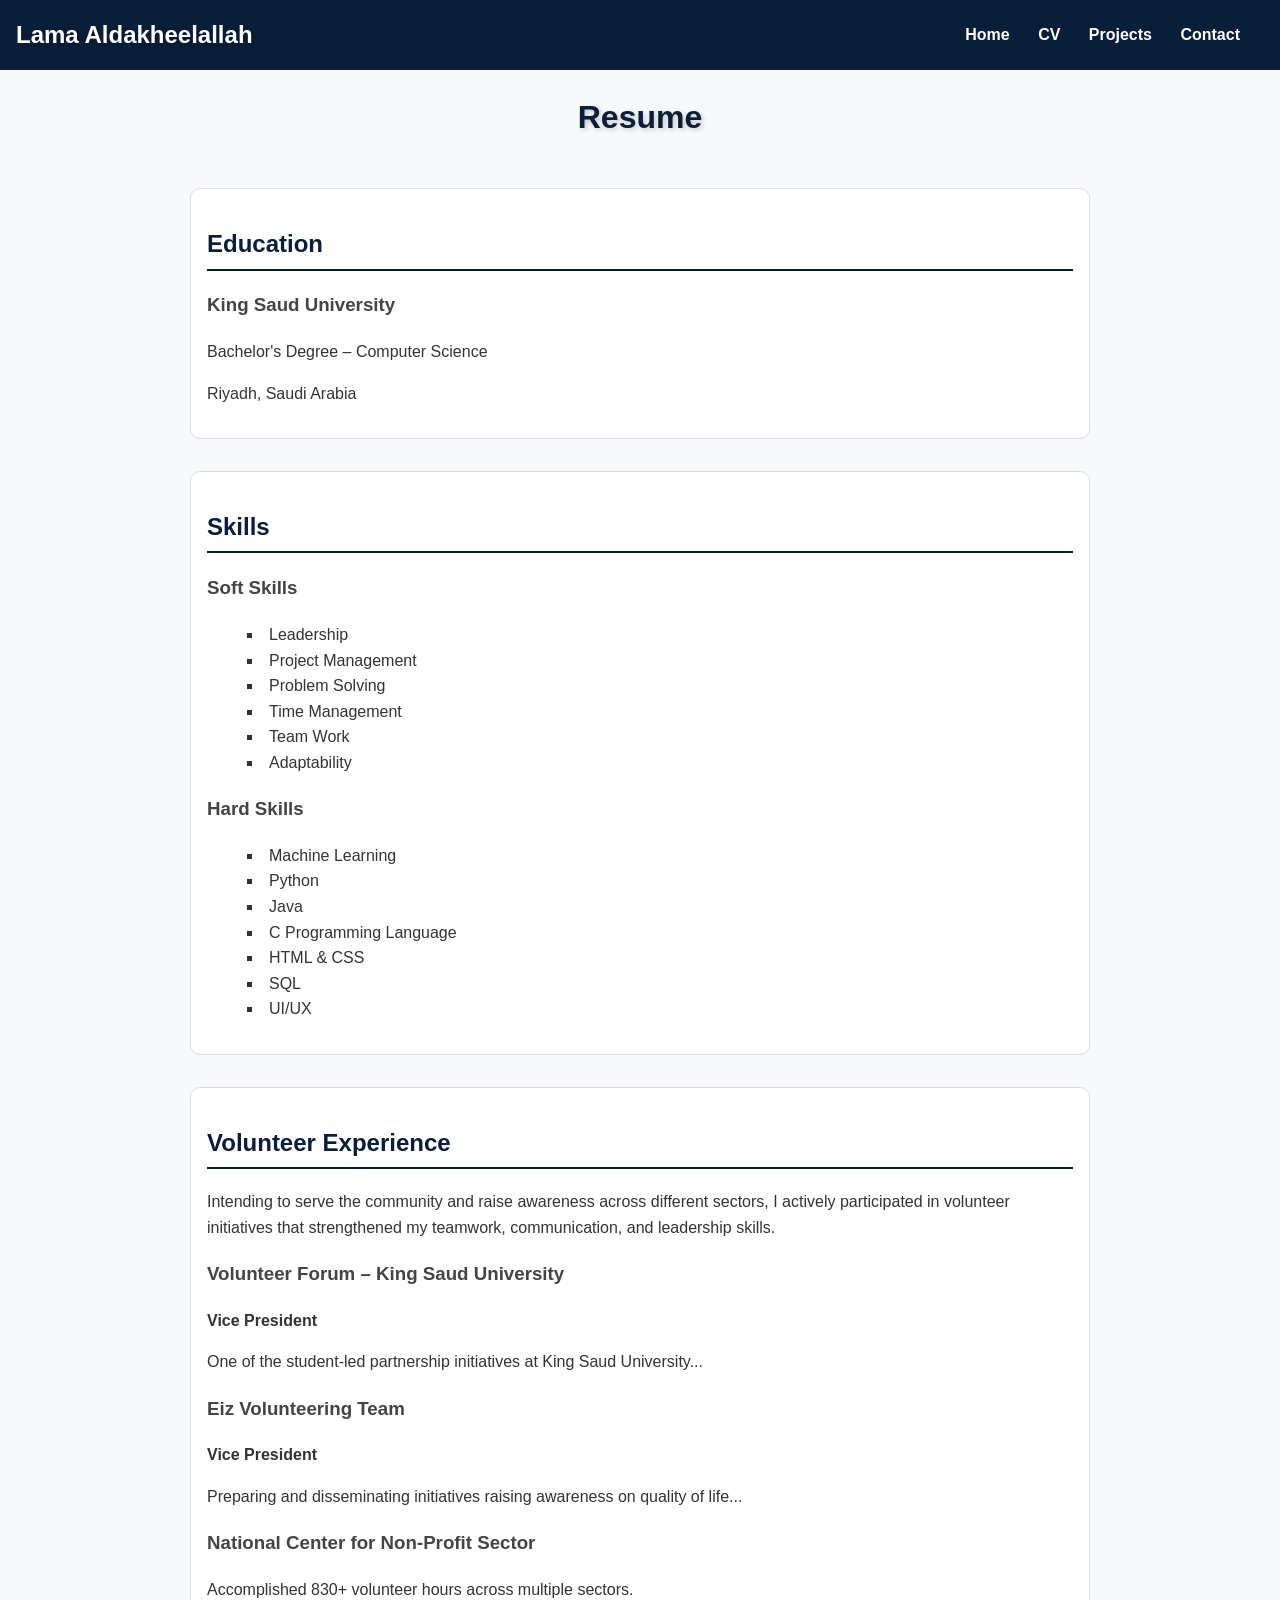
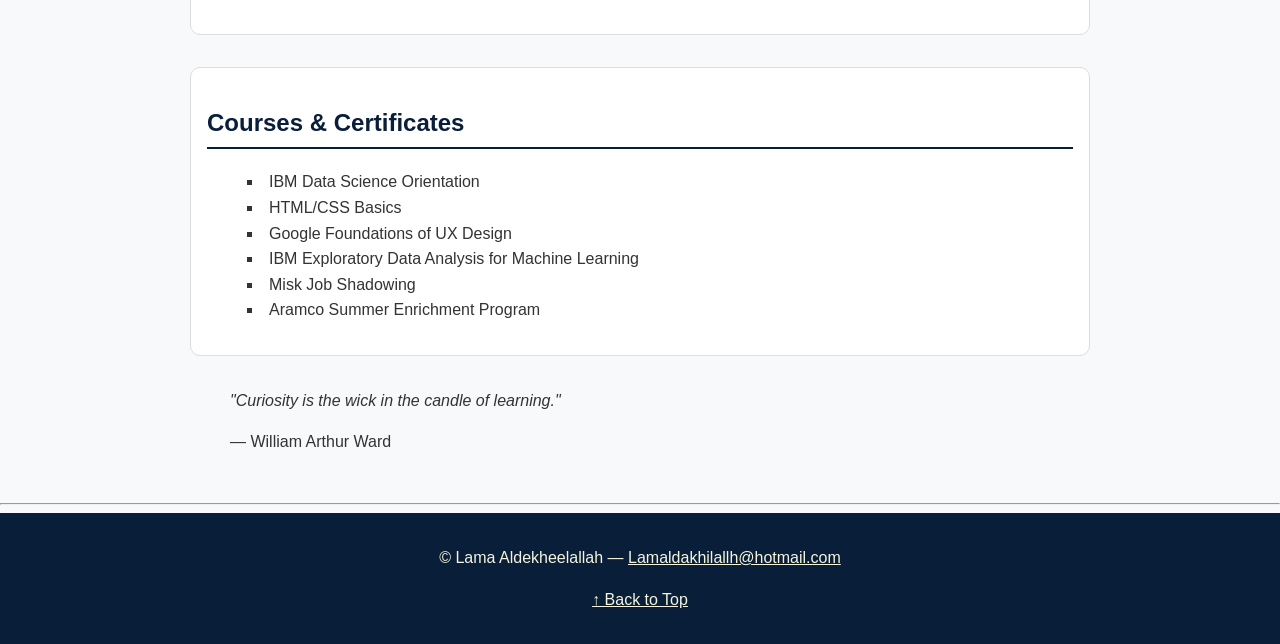
<file: hw4/cv.html>
<!DOCTYPE html>
<html lang="en">
<head>
  <meta charset="UTF-8" />
  <meta name="viewport" content="width=device-width, initial-scale=1.0" />
  <title>Lama-CV</title>
  <link rel="stylesheet" href="styles.css">
</head>
<body id="top">

  <header role="banner">
    <h1 class="site-title">Lama Aldakheelallah</h1>
    <nav role="navigation" aria-label="Main navigation">
      <a href="index.html">Home</a>
      <a href="cv.html">CV</a>
      <a href="projects.html">Projects</a>
      <a href="contact.html">Contact</a>
    </nav>
  </header>

  <h1>Resume</h1>

  <main role="main">

    <article>
      <section>
        <h2>Education</h2>
        <h3>King Saud University</h3>
        <p>Bachelor's Degree – Computer Science</p>
        <p>Riyadh, Saudi Arabia</p>
      </section>
    </article>

    <article>
      <section>
        <h2>Skills</h2>
        <h3>Soft Skills</h3>
        <ul>
          <li>Leadership</li>
          <li>Project Management</li>
          <li>Problem Solving</li>
          <li>Time Management</li>
          <li>Team Work</li>
          <li>Adaptability</li>
        </ul>
      </section>
      <section>
        <h3>Hard Skills</h3>
        <ul>
          <li>Machine Learning</li>
          <li>Python</li>
          <li>Java</li>
          <li>C Programming Language</li>
          <li>HTML &amp; CSS</li>
          <li>SQL</li>
          <li>UI/UX</li>
        </ul>
      </section>
    </article>

    <article>
      <section>
        <h2>Volunteer Experience</h2>
        <p>Intending to serve the community and raise awareness across different sectors, I actively participated in volunteer initiatives that strengthened my teamwork, communication, and leadership skills.</p>
      </section>
      <section>
        <h3>Volunteer Forum – King Saud University</h3>
        <p><strong>Vice President</strong></p>
        <p>One of the student-led partnership initiatives at King Saud University...</p>
      </section>
      <section>
        <h3>Eiz Volunteering Team</h3>
        <p><strong>Vice President</strong></p>
        <p>Preparing and disseminating initiatives raising awareness on quality of life...</p>
      </section>
      <section>
        <h3>National Center for Non-Profit Sector</h3>
        <p>Accomplished 830+ volunteer hours across multiple sectors.</p>
      </section>
    </article>

    <article>
      <section>
        <h2>Courses &amp; Certificates</h2>
        <ul>
          <li>IBM Data Science Orientation</li>
          <li>HTML/CSS Basics</li>
          <li>Google Foundations of UX Design</li>
          <li>IBM Exploratory Data Analysis for Machine Learning</li>
          <li>Misk Job Shadowing</li>
          <li>Aramco Summer Enrichment Program</li>
        </ul>
      </section>
    </article>

    
    <blockquote>
      <p><em>"Curiosity is the wick in the candle of learning."</em></p>
      <p>— William Arthur Ward</p>
    </blockquote>

  </main>

  <hr>

  <footer role="contentinfo">
    <p>© Lama Aldekheelallah — <a href="mailto:Lamaldakhilallh@hotmail.com">Lamaldakhilallh@hotmail.com</a></p>
    <p><a href="#top">↑ Back to Top</a></p>
  </footer>

  <script src="scripts.js"></script>
</body>
</html>
</file>
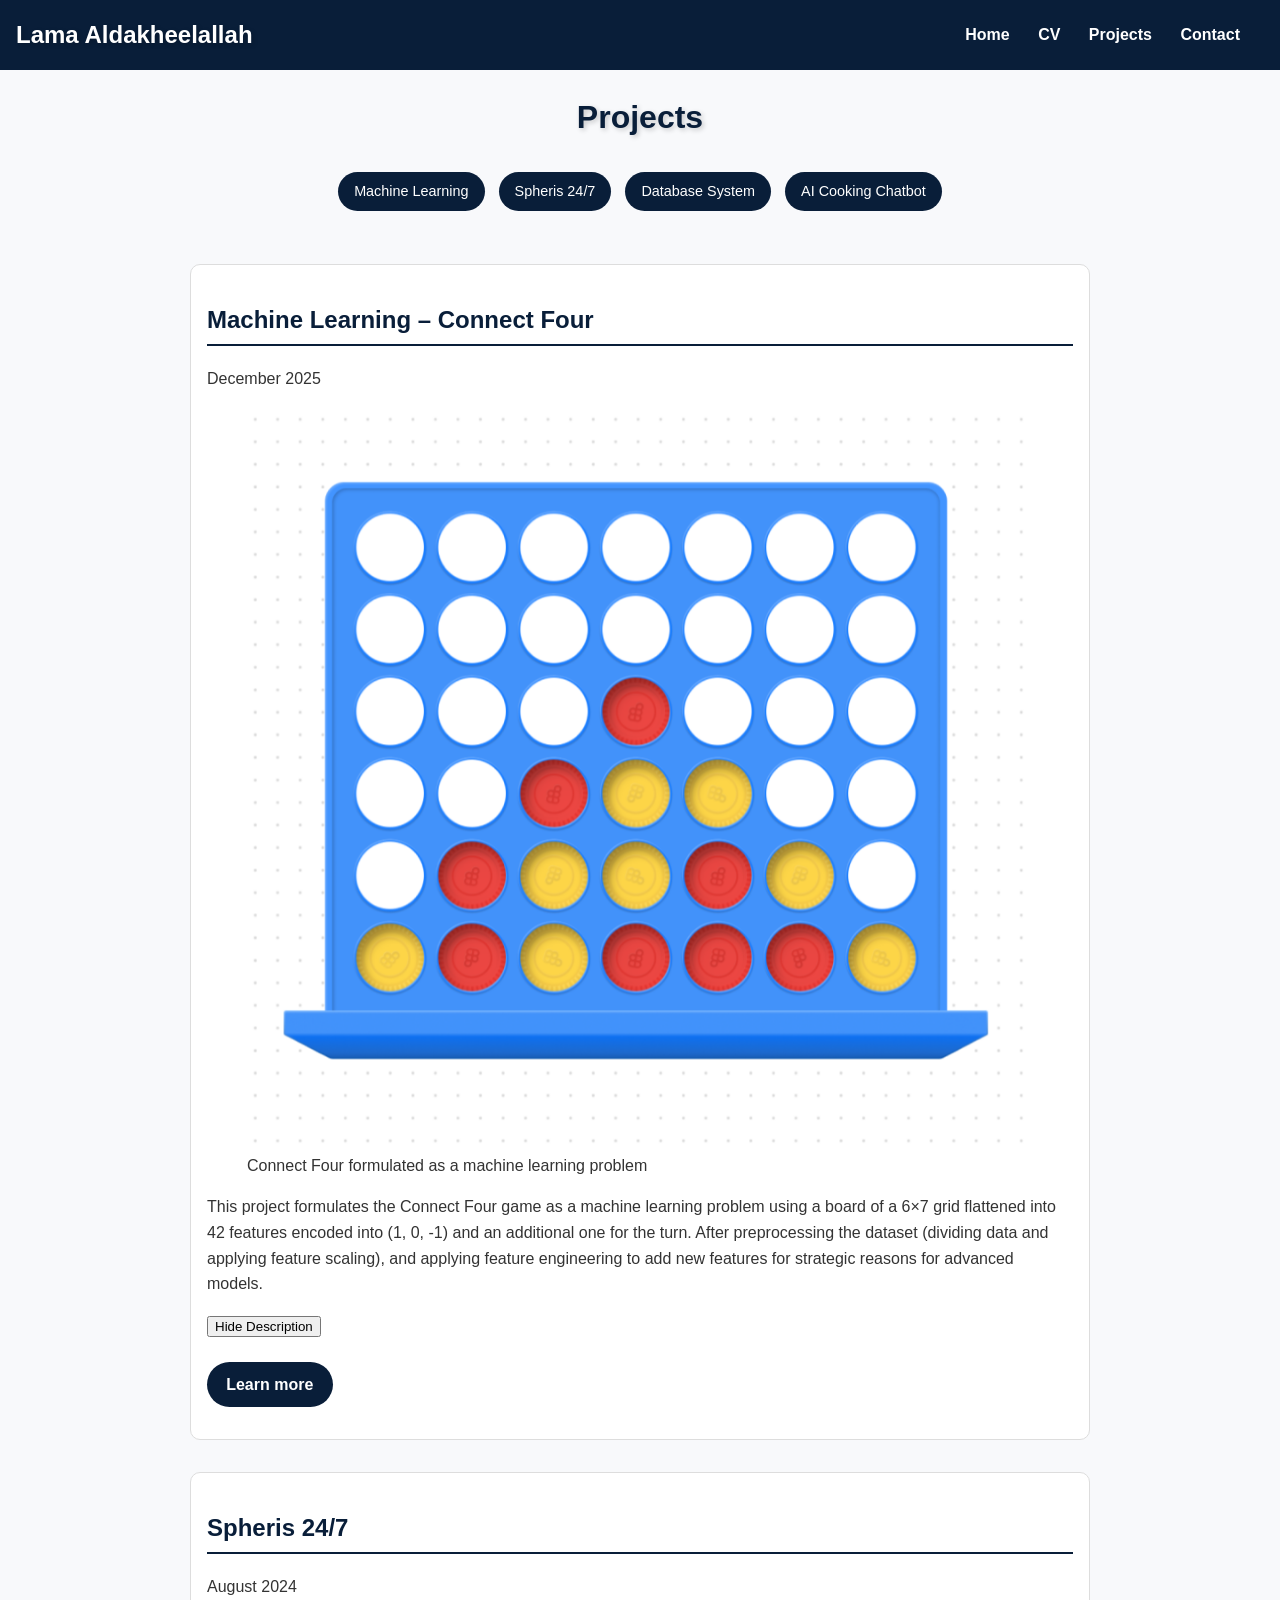
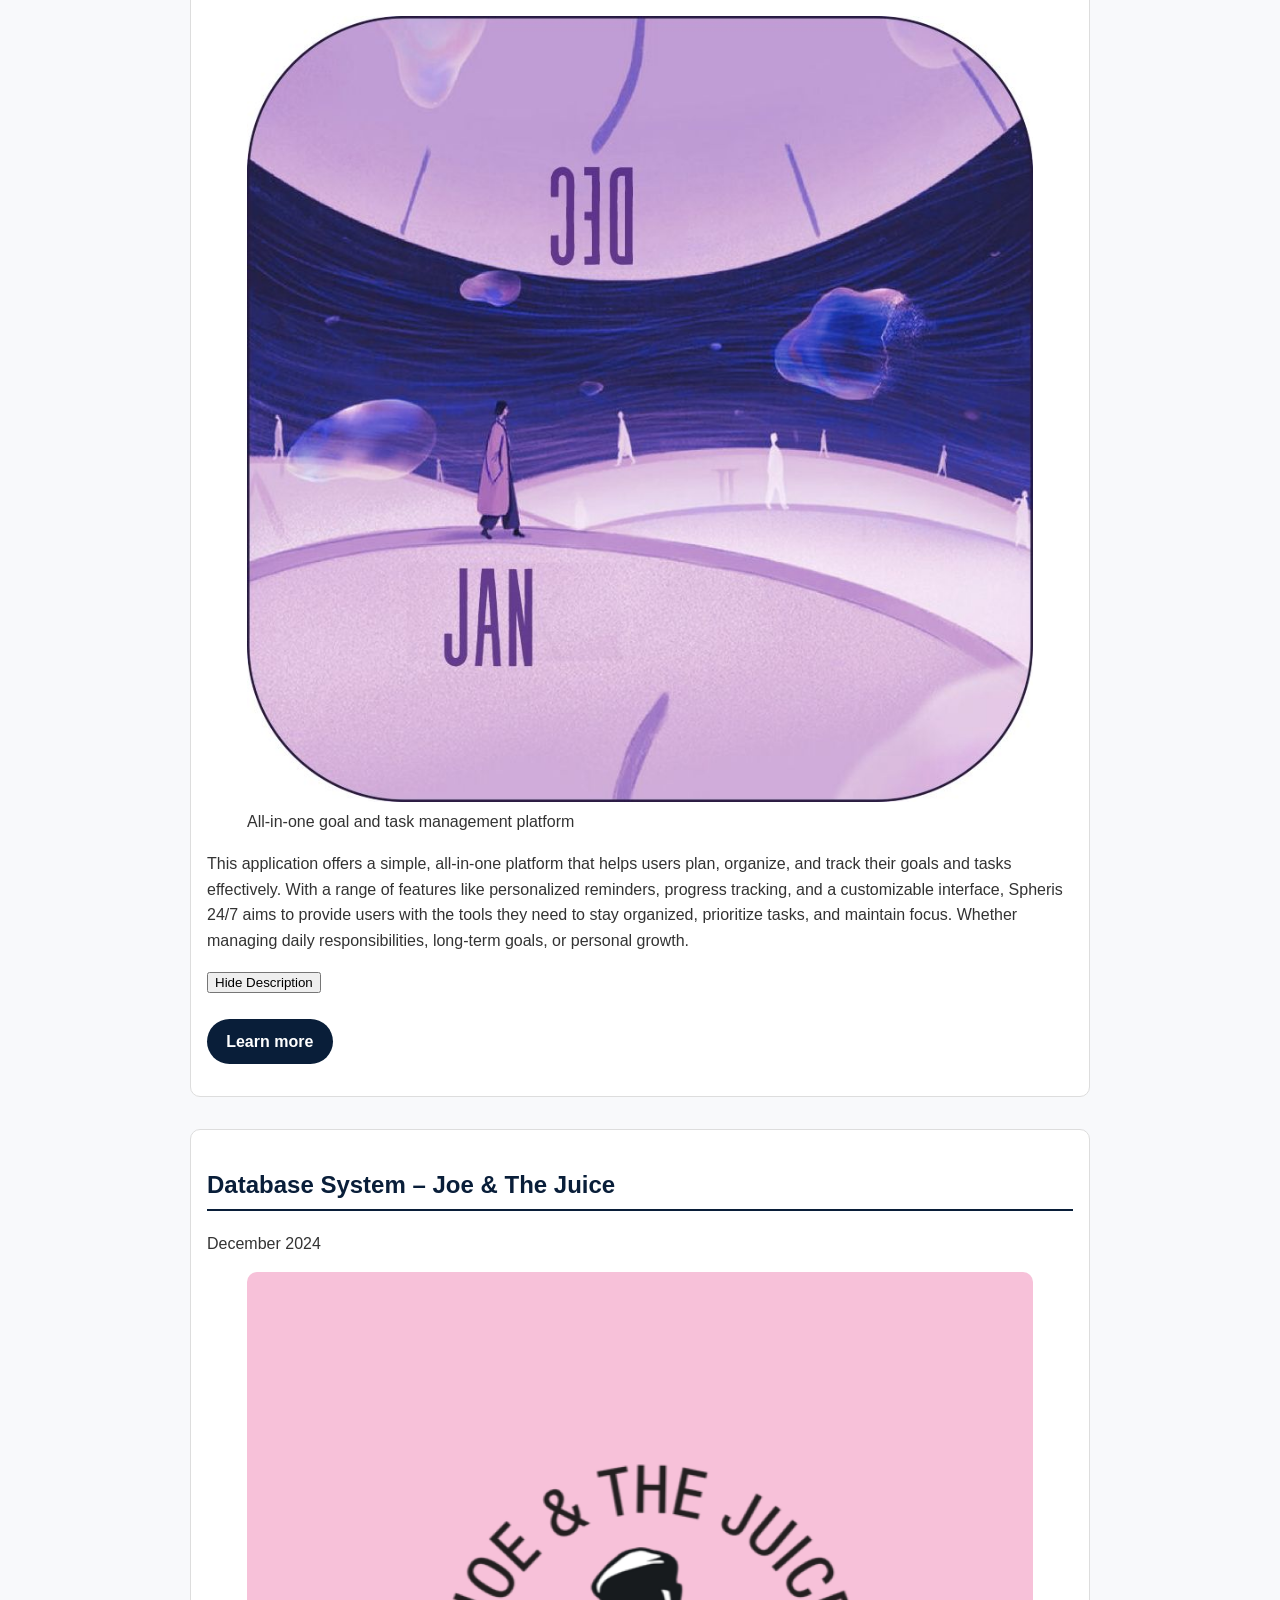
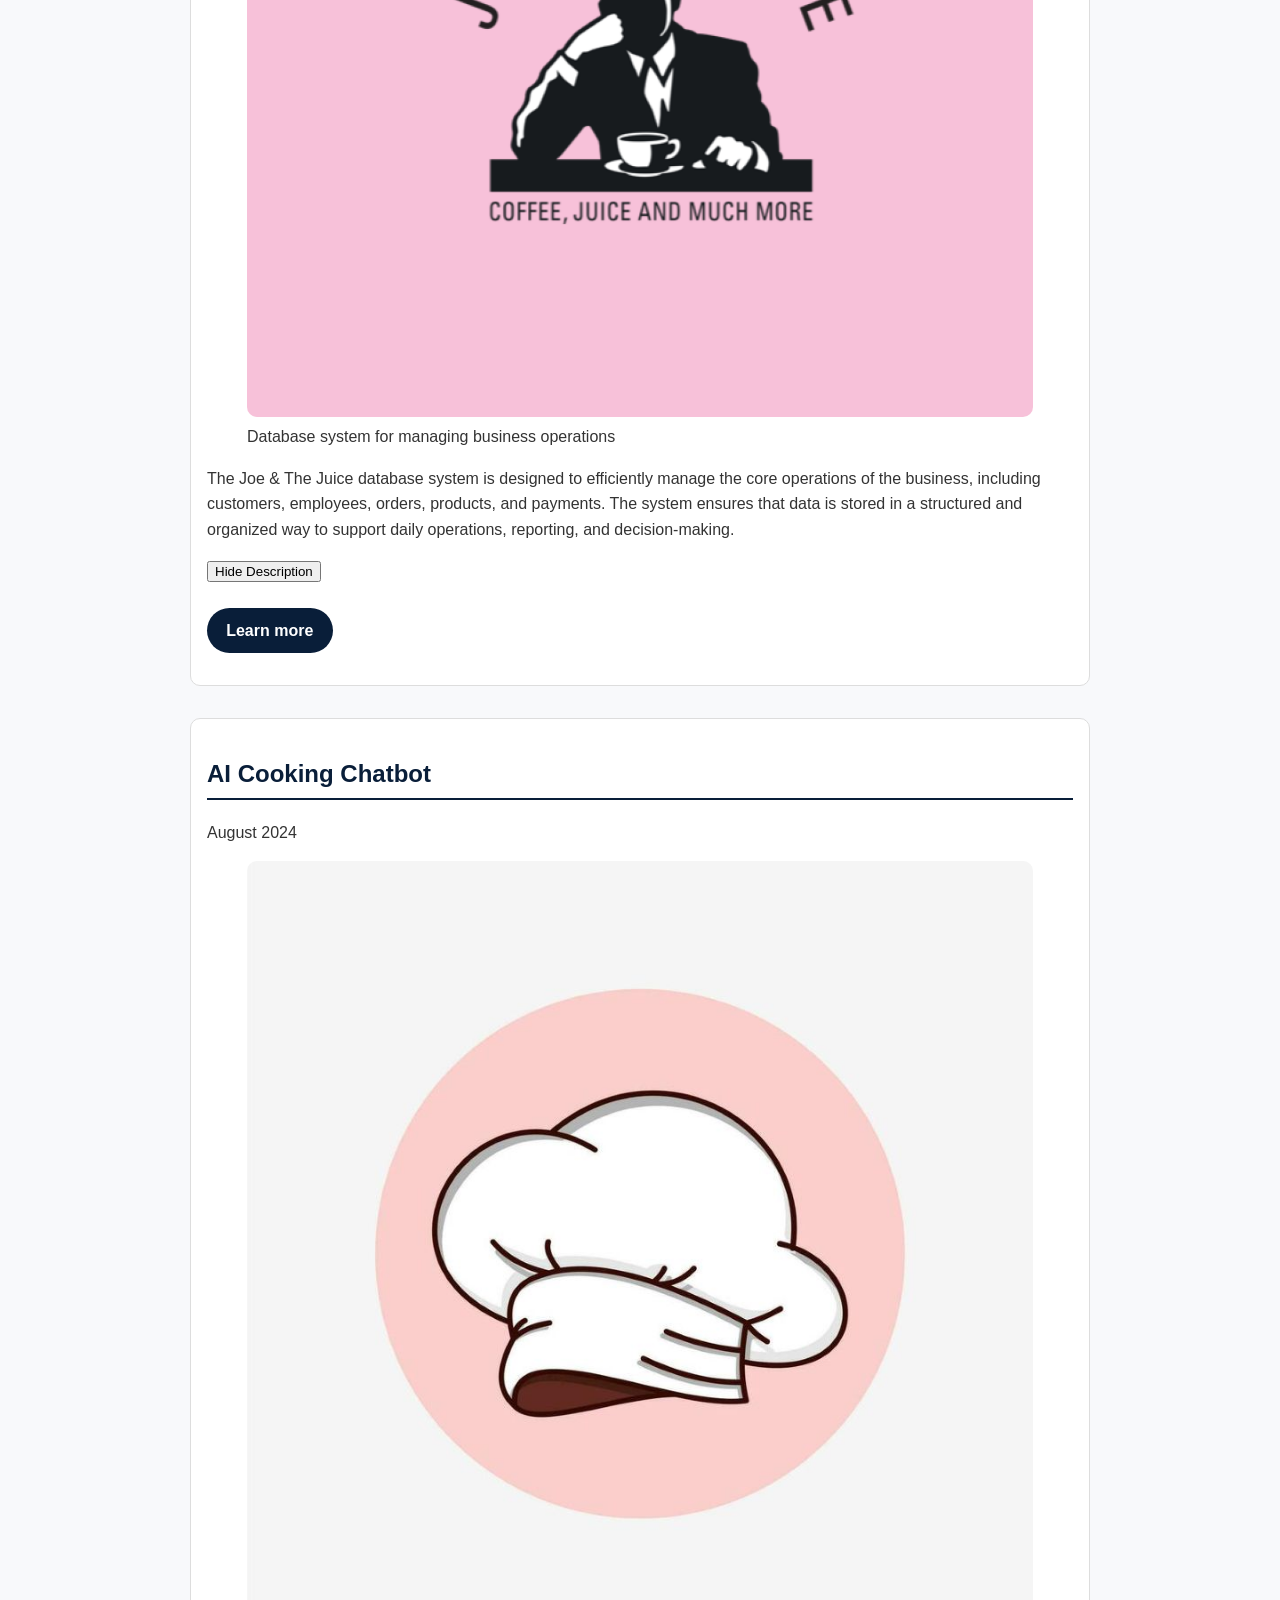
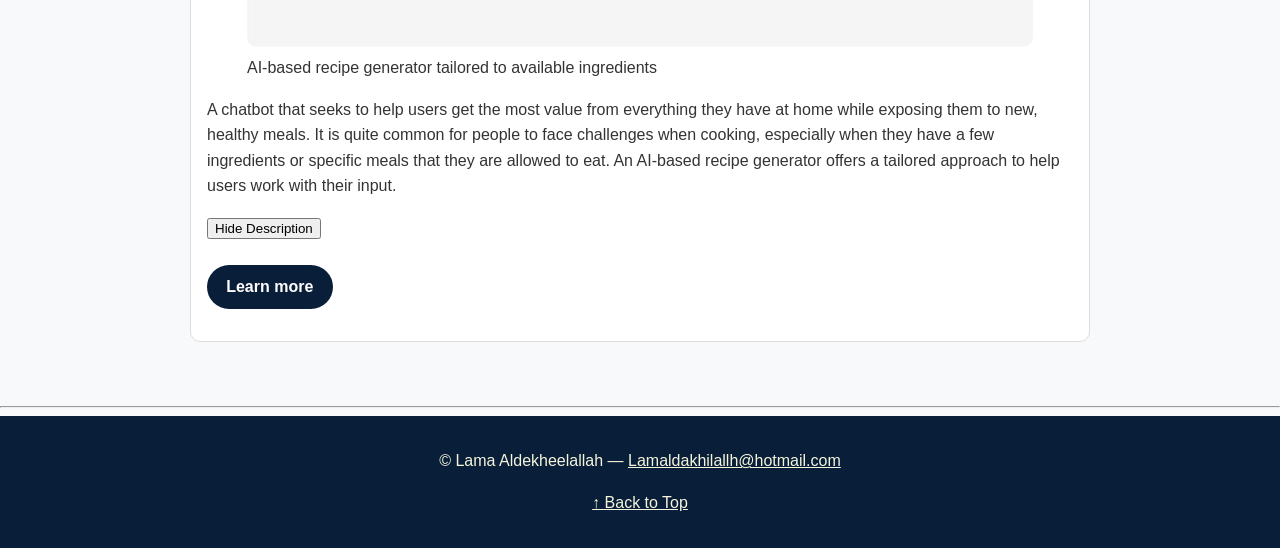
<file: hw4/projects.html>
<!DOCTYPE html>
<html lang="en">
<head>
  <meta charset="UTF-8" />
  <meta name="viewport" content="width=device-width, initial-scale=1.0" />
  <title>Lama-Projects</title>
  <link rel="stylesheet" href="styles.css">
</head>
<body id="top">

  <header role="banner">
    <h1 class="site-title">Lama Aldakheelallah</h1>
    <nav role="navigation" aria-label="Main navigation">
      <a href="index.html">Home</a>
      <a href="cv.html">CV</a>
      <a href="projects.html">Projects</a>
      <a href="contact.html">Contact</a>
    </nav>
  </header>

  <h1>Projects</h1>

  <div class="project-nav">
    <a href="#ml">Machine Learning</a>
    <a href="#spheris">Spheris 24/7</a>
    <a href="#database">Database System</a>
    <a href="#chatbot">AI Cooking Chatbot</a>
  </div>

  <main role="main">

    <article id="ml">
      <h2>Machine Learning – Connect Four</h2>
      <time datetime="2025-12">December 2025</time>
      <figure>
        <img src="ml.jpg" alt="Connect Four Machine Learning Project" />
        <figcaption>Connect Four formulated as a machine learning problem</figcaption>
      </figure>

     
      <p id="desc-ml">This project formulates the Connect Four game as a machine learning problem using a board of a 6×7 grid flattened into 42 features encoded into (1, 0, -1) and an additional one for the turn. After preprocessing the dataset (dividing data and applying feature scaling), and applying feature engineering to add new features for strategic reasons for advanced models.</p>
      <button onclick="toggleDescription('desc-ml', this)">Hide Description</button>
      <p><a href="https://github.com/lamaldakheel/Machine-Learning-Project" class="btn" target="_blank">Learn more</a></p>
    </article>

    <article id="spheris">
      <h2>Spheris 24/7</h2>
      <time datetime="2024-08">August 2024</time>
      <figure>
        <img src="spheris.jpg" alt="Spheris 24/7 productivity app" />
        <figcaption>All-in-one goal and task management platform</figcaption>
      </figure>

      <p id="desc-spheris">This application offers a simple, all-in-one platform that helps users plan, organize, and track their goals and tasks effectively. With a range of features like personalized reminders, progress tracking, and a customizable interface, Spheris 24/7 aims to provide users with the tools they need to stay organized, prioritize tasks, and maintain focus. Whether managing daily responsibilities, long-term goals, or personal growth.</p>
      <button onclick="toggleDescription('desc-spheris', this)">Hide Description</button>
      <p><a href="https://github.com/lamaldakheel/Software-project" class="btn" target="_blank">Learn more</a></p>
    </article>

    <article id="database">
      <h2>Database System – Joe &amp; The Juice</h2>
      <time datetime="2024-12">December 2024</time>
      <figure>
        <img src="database.jpg" alt="Joe and The Juice database system" />
        <figcaption>Database system for managing business operations</figcaption>
      </figure>

      <p id="desc-database">The Joe &amp; The Juice database system is designed to efficiently manage the core operations of the business, including customers, employees, orders, products, and payments. The system ensures that data is stored in a structured and organized way to support daily operations, reporting, and decision-making.</p>
      <button onclick="toggleDescription('desc-database', this)">Hide Description</button>
      <p><a href="https://github.com/lamaldakheel/database_project" class="btn" target="_blank">Learn more</a></p>
    </article>

    <article id="chatbot">
      <h2>AI Cooking Chatbot</h2>
      <time datetime="2024-08">August 2024</time>
      <figure>
        <img src="chatbot.jpg" alt="AI Cooking Chatbot" />
        <figcaption>AI-based recipe generator tailored to available ingredients</figcaption>
      </figure>

      <p id="desc-chatbot">A chatbot that seeks to help users get the most value from everything they have at home while exposing them to new, healthy meals. It is quite common for people to face challenges when cooking, especially when they have a few ingredients or specific meals that they are allowed to eat. An AI-based recipe generator offers a tailored approach to help users work with their input.</p>
      <button onclick="toggleDescription('desc-chatbot', this)">Hide Description</button>
      <p><a href="https://github.com/lamaldakheel/Chatbot" class="btn" target="_blank">Learn more</a></p>
    </article>

  </main>

  <hr>

  <footer role="contentinfo">
    <p>© Lama Aldekheelallah — <a href="mailto:Lamaldakhilallh@hotmail.com">Lamaldakhilallh@hotmail.com</a></p>
    <p><a href="#top">↑ Back to Top</a></p>
  </footer>

  <script src="scripts.js"></script>
</body>
</html>
</file>
<file: hw3/styles.css>
/* Global Styles */
body {
  font-family: Arial, Helvetica, sans-serif;
  background-color: #f8f9fb;
  margin: 0;
  padding: 0;
  line-height: 1.6;
  color: #333;
}

/* Navigation */
header {
  background-color: #091e39;
  display: flex;
  justify-content: space-between;
  align-items: center;
  padding: 1rem;
}

nav {
  background-color: transparent;
  padding: 0;
  box-shadow: none;
}

nav a {
  color: #ffffff;
  text-decoration: none;
  margin-right: 1.5rem;
  font-weight: bold;
}

nav a:hover {
  color: #6381a8;
}

.site-title {
  color: #ffffff;
  margin: 0;
  font-size: 1.5rem;
} 

/* Headings */
h1 {
  text-align: center;
  color: #091e39;
  text-transform: capitalize;
  text-shadow: 2px 2px 5px rgba(0,0,0,0.2);
}

h2 {
  color: #091e39;
  border-bottom: 2px solid #091e39;
  padding-bottom: 0.3rem;
}

h3 {
  color: #444;
}

/* Text & Links */
p {
  font-size: 1rem;
  margin: 1rem 0;
}

a {
  color: #091e39;
}

a:hover {
  color: #ffffff;
}

/* Lists */
ul {
  list-style-type: square;
  list-style-position: inside;
}

ol {
  list-style-type: decimal;
}

/* Layout (Box Model) */
main {
  padding: 1.5rem;
  max-width: 900px;
  margin: auto;
}

article {
  margin-bottom: 2rem;
  padding: 1rem;
  border: 1px solid #ddd;
  border-radius: 10px;
  background-color: #fff;
}

section {
  margin-bottom: 1rem;
}

/* Images */
img {
  max-width: 100%;
  border-radius: 10px;
}

/* Footer */
footer {
  text-align: center;
  padding: 1rem;
  background-color: #091e39;
  color: #f5f5dc;
}

footer a {
  color: #f5f5dc;
}

/* Form Styling */
form {
  background-color: #fff;
  padding: 1rem;
  border-radius: 10px;
  border: 1px solid #ddd;
}

input, textarea {
  width: 100%;
  padding: 0.5rem;
  margin-top: 0.3rem;
  border-radius: 5px;
  border: 1px solid #ccc;
}

input[type="submit"] {
  background-color: #091e39;
  color: #ffffff;
  border: none;
  cursor: pointer;
}

input[type="submit"]:hover {
  background-color: #091e39;
}

/* Buttons */
.btn {
  display: inline-block;
  background-color: #091e39;
  color: #ffffff;
  padding: 0.6rem 1.2rem;
  margin-top: 0.5rem;
  border-radius: 25px;
  text-decoration: none;
  font-weight: bold;
  transition: all 0.3s ease;
}

.btn:hover {
  background-color: #223750;
  transform: scale(1.05);
}

.btn:active {
  transform: scale(0.98);
}

/* Classes & IDs */
.highlight {
  background-color: #eef2f7;
  padding: 0.2rem;
  border-radius: 5px;
}

#intro {
  font-style: italic;
  text-align: center;
}

/* Responsive Design */
@media (max-width: 768px) {
  nav a {
    display: block;
    margin: 0.5rem 0;
  }

  table {
    display: block;
  }
}
/* Home Page */
.lama {
  display: flex;
  align-items: center;
  justify-content: space-between;
  gap: 2rem;
  padding: 2rem;
  max-width: 900px;
  margin: auto;
}

.lama-text {
  flex: 1;
}

.lama-image img {
  width: 11.25rem;
  height: auto;
  border-radius: 10%;
}
/* Projects Navigation */
.project-nav {
  text-align: center;
  margin: 1.5rem 0;
}

.project-nav a {
  display: inline-block;
  background-color: #091e39; 
  color: #ffffff; 
  padding: 0.5rem 1rem;
  margin: 0.3rem;
  border-radius: 20px;
  text-decoration: none;
  font-size: 0.9rem;
  transition: 0.3s;
}

.project-nav a:hover {
  background-color: #223750;
  transform: scale(1.05);
}
html {
  scroll-behavior: smooth;
}
</file>
<file: hw4/styles.css>
/* Global Styles */
body {
  font-family: Arial, Helvetica, sans-serif;
  background-color: #f8f9fb;
  margin: 0;
  padding: 0;
  line-height: 1.6;
  color: #333;
}

/* Navigation */
header {
  background-color: #091e39;
  display: flex;
  justify-content: space-between;
  align-items: center;
  padding: 1rem;
}

nav {
  background-color: transparent;
  padding: 0;
  box-shadow: none;
}

nav a {
  color: #ffffff;
  text-decoration: none;
  margin-right: 1.5rem;
  font-weight: bold;
}

nav a:hover {
  color: #6381a8;
}

.site-title {
  color: #ffffff;
  margin: 0;
  font-size: 1.5rem;
} 

/* Headings */
h1 {
  text-align: center;
  color: #091e39;
  text-transform: capitalize;
  text-shadow: 2px 2px 5px rgba(0,0,0,0.2);
}

h2 {
  color: #091e39;
  border-bottom: 2px solid #091e39;
  padding-bottom: 0.3rem;
}

h3 {
  color: #444;
}

/* Text & Links */
p {
  font-size: 1rem;
  margin: 1rem 0;
}

a {
  color: #091e39;
}

a:hover {
  color: #ffffff;
}

/* Lists */
ul {
  list-style-type: square;
  list-style-position: inside;
}

ol {
  list-style-type: decimal;
}

/* Layout (Box Model) */
main {
  padding: 1.5rem;
  max-width: 900px;
  margin: auto;
}

article {
  margin-bottom: 2rem;
  padding: 1rem;
  border: 1px solid #ddd;
  border-radius: 10px;
  background-color: #fff;
}

section {
  margin-bottom: 1rem;
}

/* Images */
img {
  max-width: 100%;
  border-radius: 10px;
}

/* Footer */
footer {
  text-align: center;
  padding: 1rem;
  background-color: #091e39;
  color: #f5f5dc;
}

footer a {
  color: #f5f5dc;
}

/* Form Styling */
form {
  background-color: #fff;
  padding: 1rem;
  border-radius: 10px;
  border: 1px solid #ddd;
}

input, textarea {
  width: 100%;
  padding: 0.5rem;
  margin-top: 0.3rem;
  border-radius: 5px;
  border: 1px solid #ccc;
}

input[type="submit"] {
  background-color: #091e39;
  color: #ffffff;
  border: none;
  cursor: pointer;
}

input[type="submit"]:hover {
  background-color: #091e39;
}

/* Buttons */
.btn {
  display: inline-block;
  background-color: #091e39;
  color: #ffffff;
  padding: 0.6rem 1.2rem;
  margin-top: 0.5rem;
  border-radius: 25px;
  text-decoration: none;
  font-weight: bold;
  transition: all 0.3s ease;
}

.btn:hover {
  background-color: #223750;
  transform: scale(1.05);
}

.btn:active {
  transform: scale(0.98);
}

/* Classes & IDs */
.highlight {
  background-color: #eef2f7;
  padding: 0.2rem;
  border-radius: 5px;
}

#intro {
  font-style: italic;
  text-align: center;
}

/* Responsive Design */
@media (max-width: 768px) {
  nav a {
    display: block;
    margin: 0.5rem 0;
  }

  table {
    display: block;
  }
}
/* Home Page */
.lama {
  display: flex;
  align-items: center;
  justify-content: space-between;
  gap: 2rem;
  padding: 2rem;
  max-width: 900px;
  margin: auto;
}

.lama-text {
  flex: 1;
}

.lama-image img {
  width: 11.25rem;
  height: auto;
  border-radius: 10%;
}
/* Projects Navigation */
.project-nav {
  text-align: center;
  margin: 1.5rem 0;
}

.project-nav a {
  display: inline-block;
  background-color: #091e39; 
  color: #ffffff; 
  padding: 0.5rem 1rem;
  margin: 0.3rem;
  border-radius: 20px;
  text-decoration: none;
  font-size: 0.9rem;
  transition: 0.3s;
}

.project-nav a:hover {
  background-color: #223750;
  transform: scale(1.05);
}
html {
  scroll-behavior: smooth;
}
</file>
